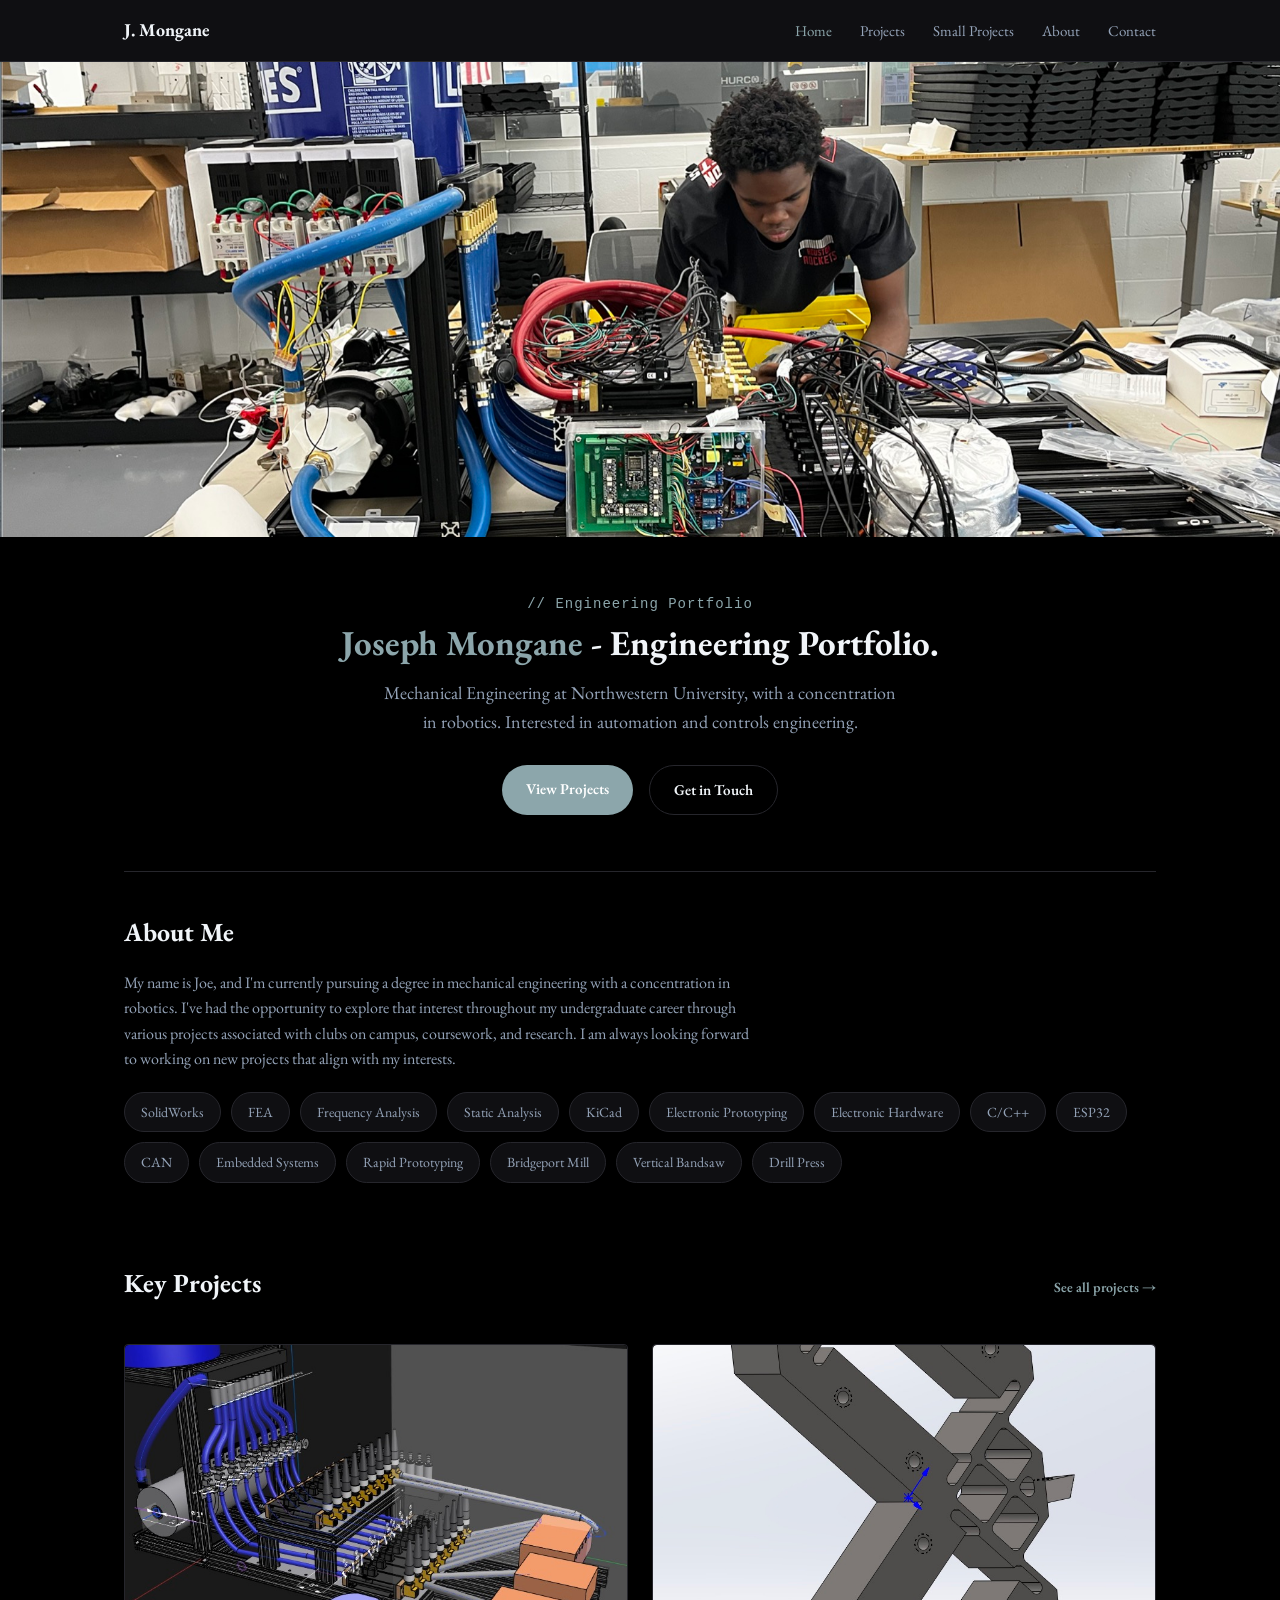
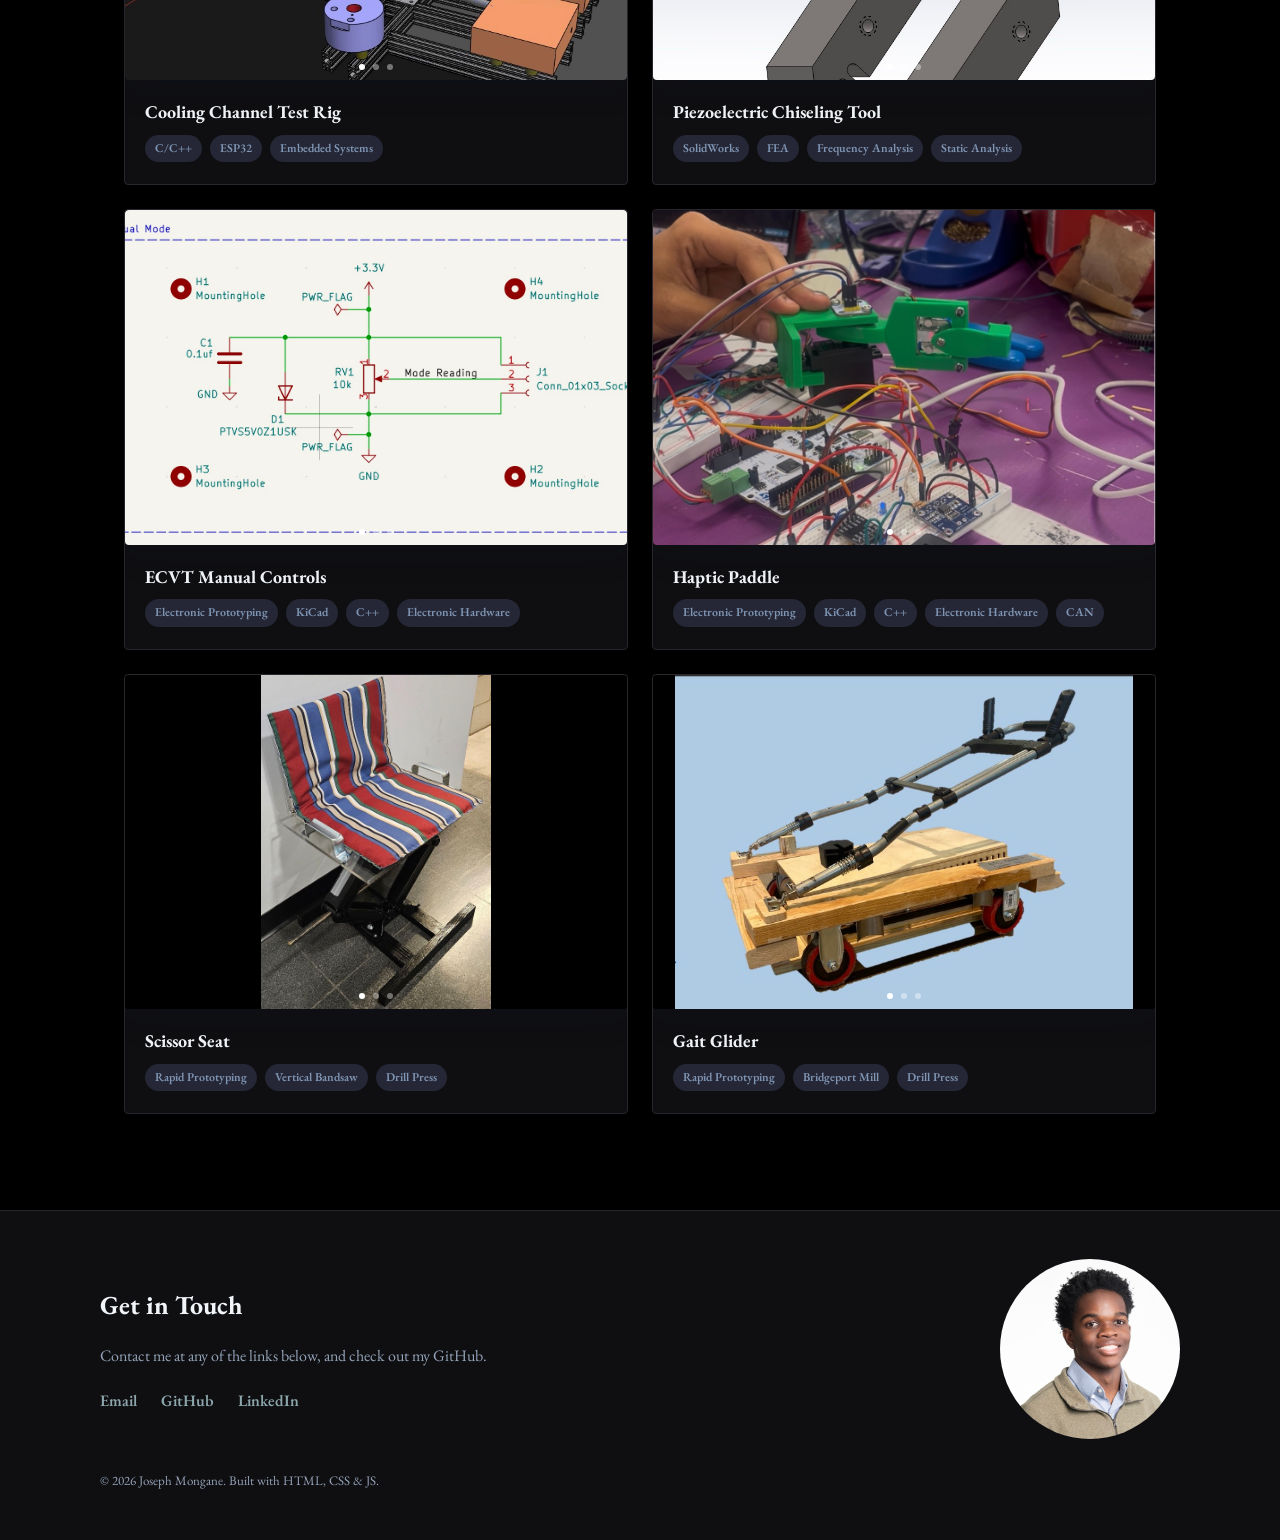
<file: index.html>
<!DOCTYPE html>
<html lang="en">
<head>
    <meta charset="UTF-8"/>
    <meta name="viewport" content="width=device-width, initial-scale=1.0"/>
    <title>Joseph Mongane — Engineering Portfolio</title>
    <link rel="preconnect" href="https://fonts.googleapis.com"/>
    <link rel="preconnect" href="https://fonts.gstatic.com" crossorigin/>
    <link href="https://fonts.googleapis.com/css2?family=EB+Garamond:ital,wght@0,400..800;1,400..800&display=swap" rel="stylesheet"/>
    <link rel="stylesheet" href="app.css"/>
</head>
<body>

    <header class="site-header">
        <nav class="navbar">
            <a href="index.html" class="brand">J. Mongane</a>
            <button class="nav-toggle" id="navToggle" aria-label="Toggle navigation" aria-expanded="false">
                <span></span><span></span><span></span>
            </button>
            <ul class="nav-links" id="navLinks">
                <li><a href="index.html" class="active">Home</a></li>
                <li><a href="projects.html">Projects</a></li>
                <li><a href="small-projects.html">Small Projects</a></li>
                <li><a href="index.html#about">About</a></li>
                <li><a href="index.html#contact">Contact</a></li>
            </ul>
        </nav>
    </header>

    <!-- Banner -->
    <div class="hero-banner">
        <img src="images/banner.jpg" alt="Joseph Mongane engineering portfolio banner" />
    </div>

    <main>
        <!-- Cover / Hero Section -->
        <section class="hero">
            <div class="hero-text">
                <p class="eyebrow">// Engineering Portfolio</p>
                <h1><span class="accent">Joseph Mongane</span> - Engineering Portfolio.</h1>
                <p class="hero-subtitle">
                    Mechanical Engineering at Northwestern University, with a concentration in robotics.
                    Interested in automation and controls engineering.
                </p>
                <div class="hero-actions">
                    <a href="projects.html" class="btn btn-primary">View Projects</a>
                    <a href="index.html#contact" class="btn btn-secondary">Get in Touch</a>
                </div>
            </div>
        </section>

        <!-- About Section -->
        <section class="about" id="about">
            <h2 class="section-heading">About Me</h2>
            <p class="section-text">
                My name is Joe, and I'm currently pursuing a degree in mechanical engineering with a concentration in
                robotics. I've had the opportunity to explore that interest throughout my undergraduate career through
                various projects associated with clubs on campus, coursework, and research. I am always looking forward
                to working on new projects that align with my interests.
            </p>
            <ul class="skills-list">
                <li>SolidWorks</li>
                <li>FEA</li>
                <li>Frequency Analysis</li>
                <li>Static Analysis</li>
                <li>KiCad</li>
                <li>Electronic Prototyping</li>
                <li>Electronic Hardware</li>
                <li>C/C++</li>
                <li>ESP32</li>
                <li>CAN</li>
                <li>Embedded Systems</li>
                <li>Rapid Prototyping</li>
                <li>Bridgeport Mill</li>
                <li>Vertical Bandsaw</li>
                <li>Drill Press</li>
            </ul>
        </section>

        <!-- Featured Projects Preview -->
        <section class="featured-projects">
            <div class="section-heading-row">
                <h2 class="section-heading">Key Projects</h2>
                <a href="projects.html" class="link-arrow">See all projects →</a>
            </div>
            <div class="project-grid project-grid-featured">
                <a class="project-card" href="project-1.html">
                    <div class="carousel carousel-mini" data-carousel data-autoplay="3000">
                        <div class="carousel-track">
                            <div class="carousel-slide"><img src="images/project1-1.jpg" alt="Cooling Channel Test Rig image 1"/></div>
                            <div class="carousel-slide"><img src="images/project1-2.jpg" alt="Cooling Channel Test Rig image 2"/></div>
                            <div class="carousel-slide"><img src="images/project1-3.jpg" alt="Cooling Channel Test Rig image 3"/></div>
                        </div>
                        <div class="carousel-dots"></div>
                    </div>
                    <div class="project-card-body">
                        <h3>Cooling Channel Test Rig</h3>
                        <div class="tag-row">
                            <span class="tag">C/C++</span>
                            <span class="tag">ESP32</span>
                            <span class="tag">Embedded Systems</span>
                        </div>
                    </div>
                </a>
                <a class="project-card" href="project-2.html">
                    <div class="carousel carousel-mini" data-carousel data-autoplay="3400">
                        <div class="carousel-track">
                            <div class="carousel-slide"><img src="images/project2-1.jpg" alt="Piezoelectric Chiseling Tool image 1"/></div>
                            <div class="carousel-slide"><img src="images/project2-2.jpg" alt="Piezoelectric Chiseling Tool image 2"/></div>
                            <div class="carousel-slide"><img src="images/project2-3.jpg" alt="Piezoelectric Chiseling Tool image 3"/></div>
                        </div>
                        <div class="carousel-dots"></div>
                    </div>
                    <div class="project-card-body">
                        <h3>Piezoelectric Chiseling Tool</h3>
                        <div class="tag-row">
                            <span class="tag">SolidWorks</span>
                            <span class="tag">FEA</span>
                            <span class="tag">Frequency Analysis</span>
                            <span class="tag">Static Analysis</span>
                        </div>
                    </div>
                </a>
                <a class="project-card" href="project-3.html">
                    <div class="carousel carousel-mini" data-carousel data-autoplay="3800">
                        <div class="carousel-track">
                            <div class="carousel-slide"><img src="images/project3-1.jpg" alt="ECVT Manual Controls image 1"/></div>
                            <div class="carousel-slide"><img src="images/project3-2.jpg" alt="ECVT Manual Controls image 2"/></div>
                            <div class="carousel-slide"><img src="images/project3-3.jpg" alt="ECVT Manual Controls image 3"/></div>
                        </div>
                        <div class="carousel-dots"></div>
                    </div>
                    <div class="project-card-body">
                        <h3>ECVT Manual Controls</h3>
                        <div class="tag-row">
                            <span class="tag">Electronic Prototyping</span>
                            <span class="tag">KiCad</span>
                            <span class="tag">C++</span>
                            <span class="tag">Electronic Hardware</span>
                        </div>
                    </div>
                </a>
                <a class="project-card" href="project-4.html">
                    <div class="carousel carousel-mini" data-carousel data-autoplay="3200">
                        <div class="carousel-track">
                            <div class="carousel-slide"><img src="images/project4-3.jpg" alt="Haptic Paddle image 3"/></div>
                            <div class="carousel-slide"><img src="images/project4-1.jpg" alt="Haptic Paddle image 1"/></div>
                            <div class="carousel-slide"><img src="images/project4-2.jpg" alt="Haptic Paddle image 2"/></div>
                        </div>
                        <div class="carousel-dots"></div>
                    </div>
                    <div class="project-card-body">
                        <h3>Haptic Paddle</h3>
                        <div class="tag-row">
                            <span class="tag">Electronic Prototyping</span>
                            <span class="tag">KiCad</span>
                            <span class="tag">C++</span>
                            <span class="tag">Electronic Hardware</span>
                            <span class="tag">CAN</span>
                        </div>
                    </div>
                </a>
                <a class="project-card project-card-fit" href="project-5.html">
                    <div class="carousel carousel-mini" data-carousel data-autoplay="3600">
                        <div class="carousel-track">
                            <div class="carousel-slide"><img src="images/project5-1.jpg" alt="Scissor Seat image 1"/></div>
                            <div class="carousel-slide"><img src="images/project5-2.jpg" alt="Scissor Seat image 2"/></div>
                            <div class="carousel-slide"><img src="images/project5-3.jpg" alt="Scissor Seat image 3"/></div>
                        </div>
                        <div class="carousel-dots"></div>
                    </div>
                    <div class="project-card-body">
                        <h3>Scissor Seat</h3>
                        <div class="tag-row">
                            <span class="tag">Rapid Prototyping</span>
                            <span class="tag">Vertical Bandsaw</span>
                            <span class="tag">Drill Press</span>
                        </div>
                    </div>
                </a>
                <a class="project-card project-card-fit" href="project-6.html">
                    <div class="carousel carousel-mini" data-carousel data-autoplay="4000">
                        <div class="carousel-track">
                            <div class="carousel-slide"><img src="images/project6-1.jpg" alt="Gait Glider image 1"/></div>
                            <div class="carousel-slide"><img src="images/project6-2.jpg" alt="Gait Glider image 2"/></div>
                            <div class="carousel-slide"><img src="images/project6-3.jpg" alt="Gait Glider image 3"/></div>
                        </div>
                        <div class="carousel-dots"></div>
                    </div>
                    <div class="project-card-body">
                        <h3>Gait Glider</h3>
                        <div class="tag-row">
                            <span class="tag">Rapid Prototyping</span>
                            <span class="tag">Bridgeport Mill</span>
                            <span class="tag">Drill Press</span>
                        </div>
                    </div>
                </a>
            </div>
        </section>
    </main>

    <footer class="site-footer" id="contact">
        <div class="footer-inner">
            <div class="footer-text">
                <h2 class="section-heading">Get in Touch</h2>
                <p class="section-text">
                    Contact me at any of the links below, and check out my GitHub.
                </p>
                <ul class="contact-links">
                    <li><a href="mailto:josephmongane2028@u.northwestern.edu">Email</a></li>
                    <li><a href="https://github.com/josephmongane" target="_blank" rel="noopener">GitHub</a></li>
                    <li><a href="https://www.linkedin.com/in/joseph-mongane/" target="_blank" rel="noopener">LinkedIn</a></li>
                </ul>
            </div>
            <div class="footer-photo">
                <img src="images/profile.jpg" alt="Placeholder profile photo" />
            </div>
        </div>
        <p class="fine-print">&copy; 2026 Joseph Mongane. Built with HTML, CSS &amp; JS.</p>
    </footer>

    <script src="app.js"></script>
</body>
</html>
</file>
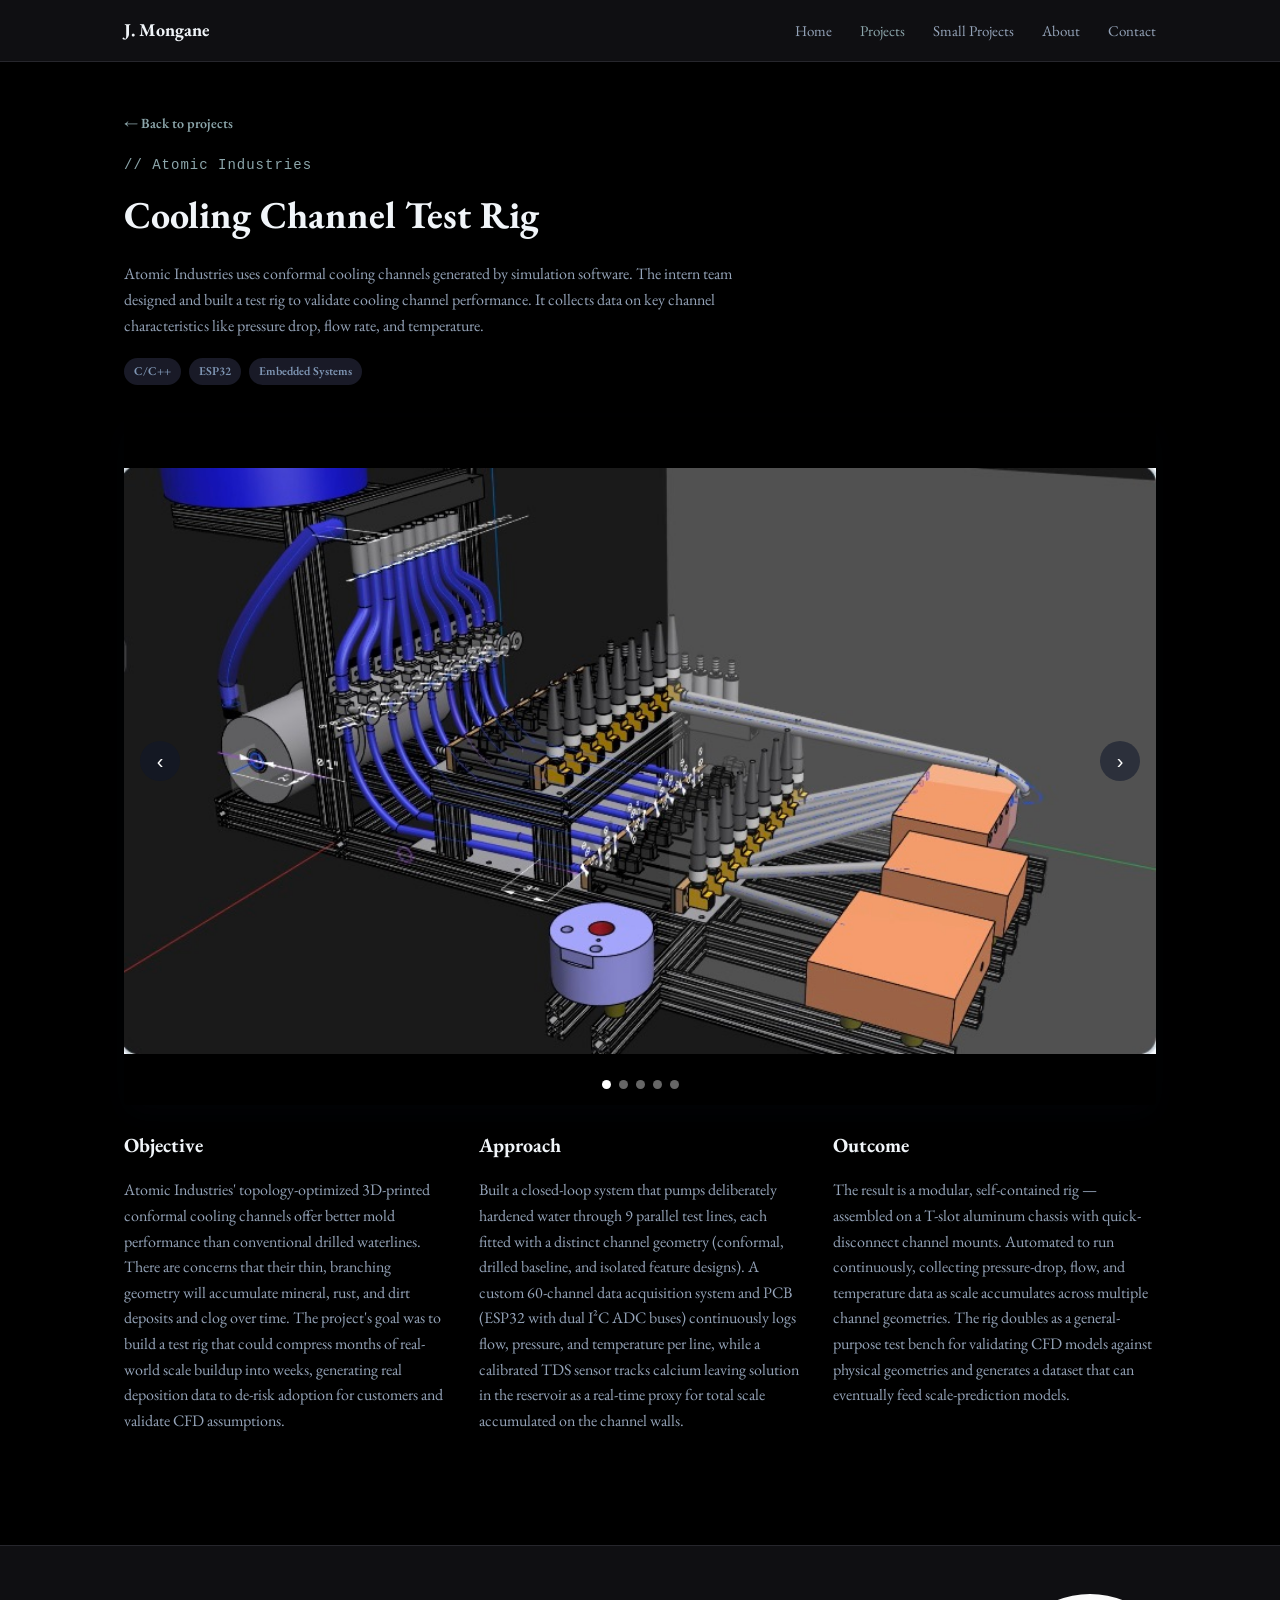
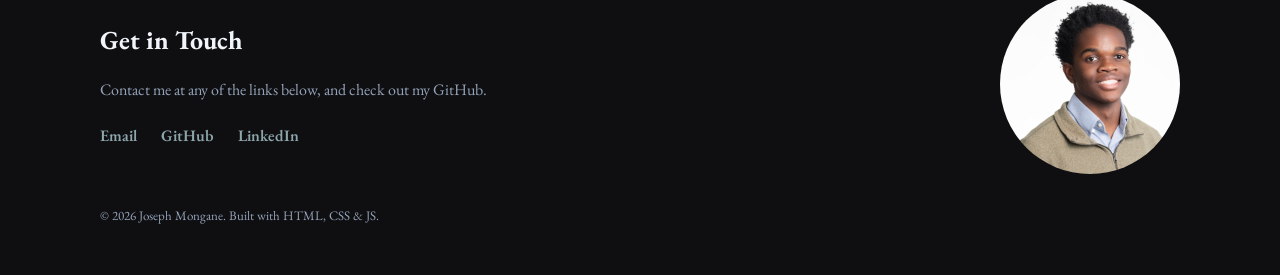
<file: project-1.html>
<!DOCTYPE html>
<html lang="en">
<head>
    <meta charset="UTF-8"/>
    <meta name="viewport" content="width=device-width, initial-scale=1.0"/>
    <title>Cooling Channel Test Rig — Joseph Mongane</title>
    <link rel="preconnect" href="https://fonts.googleapis.com"/>
    <link rel="preconnect" href="https://fonts.gstatic.com" crossorigin/>
    <link href="https://fonts.googleapis.com/css2?family=EB+Garamond:ital,wght@0,400..800;1,400..800&display=swap" rel="stylesheet"/>
    <link rel="stylesheet" href="app.css"/>
</head>
<body>

    <header class="site-header">
        <nav class="navbar">
            <a href="index.html" class="brand">J. Mongane</a>
            <button class="nav-toggle" id="navToggle" aria-label="Toggle navigation" aria-expanded="false">
                <span></span><span></span><span></span>
            </button>
            <ul class="nav-links" id="navLinks">
                <li><a href="index.html">Home</a></li>
                <li><a href="projects.html" class="active">Projects</a></li>
                <li><a href="small-projects.html">Small Projects</a></li>
                <li><a href="index.html#about">About</a></li>
                <li><a href="index.html#contact">Contact</a></li>
            </ul>
        </nav>
    </header>

    <main>
        <section class="project-header">
            <a href="projects.html" class="link-arrow back-link">← Back to projects</a>
            <p class="eyebrow">// Atomic Industries</p>
            <h1>Cooling Channel Test Rig</h1>
            <p class="section-text project-intro">
                Atomic Industries uses conformal cooling channels generated by simulation software. 
                The intern team designed and built a test rig to validate cooling channel performance.
                It collects data on key channel characteristics like pressure drop, flow rate, and temperature.
            </p>
            <div class="tag-row">
                <span class="tag">C/C++</span>
                <span class="tag">ESP32</span>
                <span class="tag">Embedded Systems</span>
            </div>
        </section>

        <section class="carousel-section">
            <div class="carousel" data-carousel>
                <div class="carousel-track">
                    <div class="carousel-slide"><img src="images/project1-1.jpg" alt="Cooling Channel Test Rig image 1"/></div>
                    <div class="carousel-slide"><img src="images/project1-2.jpg" alt="Cooling Channel Test Rig image 2"/></div>
                    <div class="carousel-slide"><img src="images/project1-3.jpg" alt="Cooling Channel Test Rig image 3"/></div>
                    <div class="carousel-slide"><img src="images/project1-4.jpg" alt="Cooling Channel Test Rig image 4"/></div>
                    <div class="carousel-slide"><img src="images/project1-5.jpg" alt="Cooling Channel Test Rig image 5"/></div>
                </div>
                <button class="carousel-btn prev" type="button" aria-label="Previous image">&#8249;</button>
                <button class="carousel-btn next" type="button" aria-label="Next image">&#8250;</button>
                <div class="carousel-dots"></div>
            </div>
        </section>

        <section class="project-details">
            <div class="detail-block">
                <h2 class="section-heading">Objective</h2>
                <p class="section-text">
                    Atomic Industries' topology-optimized 3D-printed conformal cooling channels offer better mold performance than conventional drilled waterlines.
                    There are concerns that their thin, branching geometry will accumulate mineral, rust, and dirt deposits and clog over time.
                    The project's goal was to build a test rig that could compress months of real-world scale buildup into weeks, generating real deposition data to de-risk adoption for customers and validate CFD assumptions.
                </p>
            </div>
            <div class="detail-block">
                <h2 class="section-heading">Approach</h2>
                <p class="section-text">
                    Built a closed-loop system that pumps deliberately hardened water through 9 parallel test lines, each fitted with a distinct channel geometry (conformal, drilled baseline, and isolated feature designs).
                    A custom 60-channel data acquisition system and PCB (ESP32 with dual I²C ADC buses) continuously logs flow, pressure, and temperature per line, 
                    while a calibrated TDS sensor tracks calcium leaving solution in the reservoir as a real-time proxy for total scale accumulated on the channel walls.
                </p>
            </div>
            <div class="detail-block">
                <h2 class="section-heading">Outcome</h2>
                <p class="section-text">
                    The result is a modular, self-contained rig — assembled on a T-slot aluminum chassis with quick-disconnect channel mounts.
                    Automated to run continuously, collecting pressure-drop, flow, and temperature data as scale accumulates across multiple channel geometries.
                    The rig doubles as a general-purpose test bench for validating CFD models against physical geometries and generates a dataset that can eventually feed scale-prediction models.
                </p>
            </div>
        </section>
    </main>

    <footer class="site-footer" id="contact">
        <div class="footer-inner">
            <div class="footer-text">
                <h2 class="section-heading">Get in Touch</h2>
                <p class="section-text">
                    Contact me at any of the links below, and check out my GitHub.
                </p>
                <ul class="contact-links">
                    <li><a href="mailto:josephmongane2028@u.northwestern.edu">Email</a></li>
                    <li><a href="https://github.com/josephmongane" target="_blank" rel="noopener">GitHub</a></li>
                    <li><a href="https://www.linkedin.com/in/joseph-mongane/" target="_blank" rel="noopener">LinkedIn</a></li>
                </ul>
            </div>
            <div class="footer-photo">
                <img src="images/profile.jpg" alt="Placeholder profile photo" />
            </div>
        </div>
        <p class="fine-print">&copy; 2026 Joseph Mongane. Built with HTML, CSS &amp; JS.</p>
    </footer>

    <script src="app.js"></script>
</body>
</html>
</file>
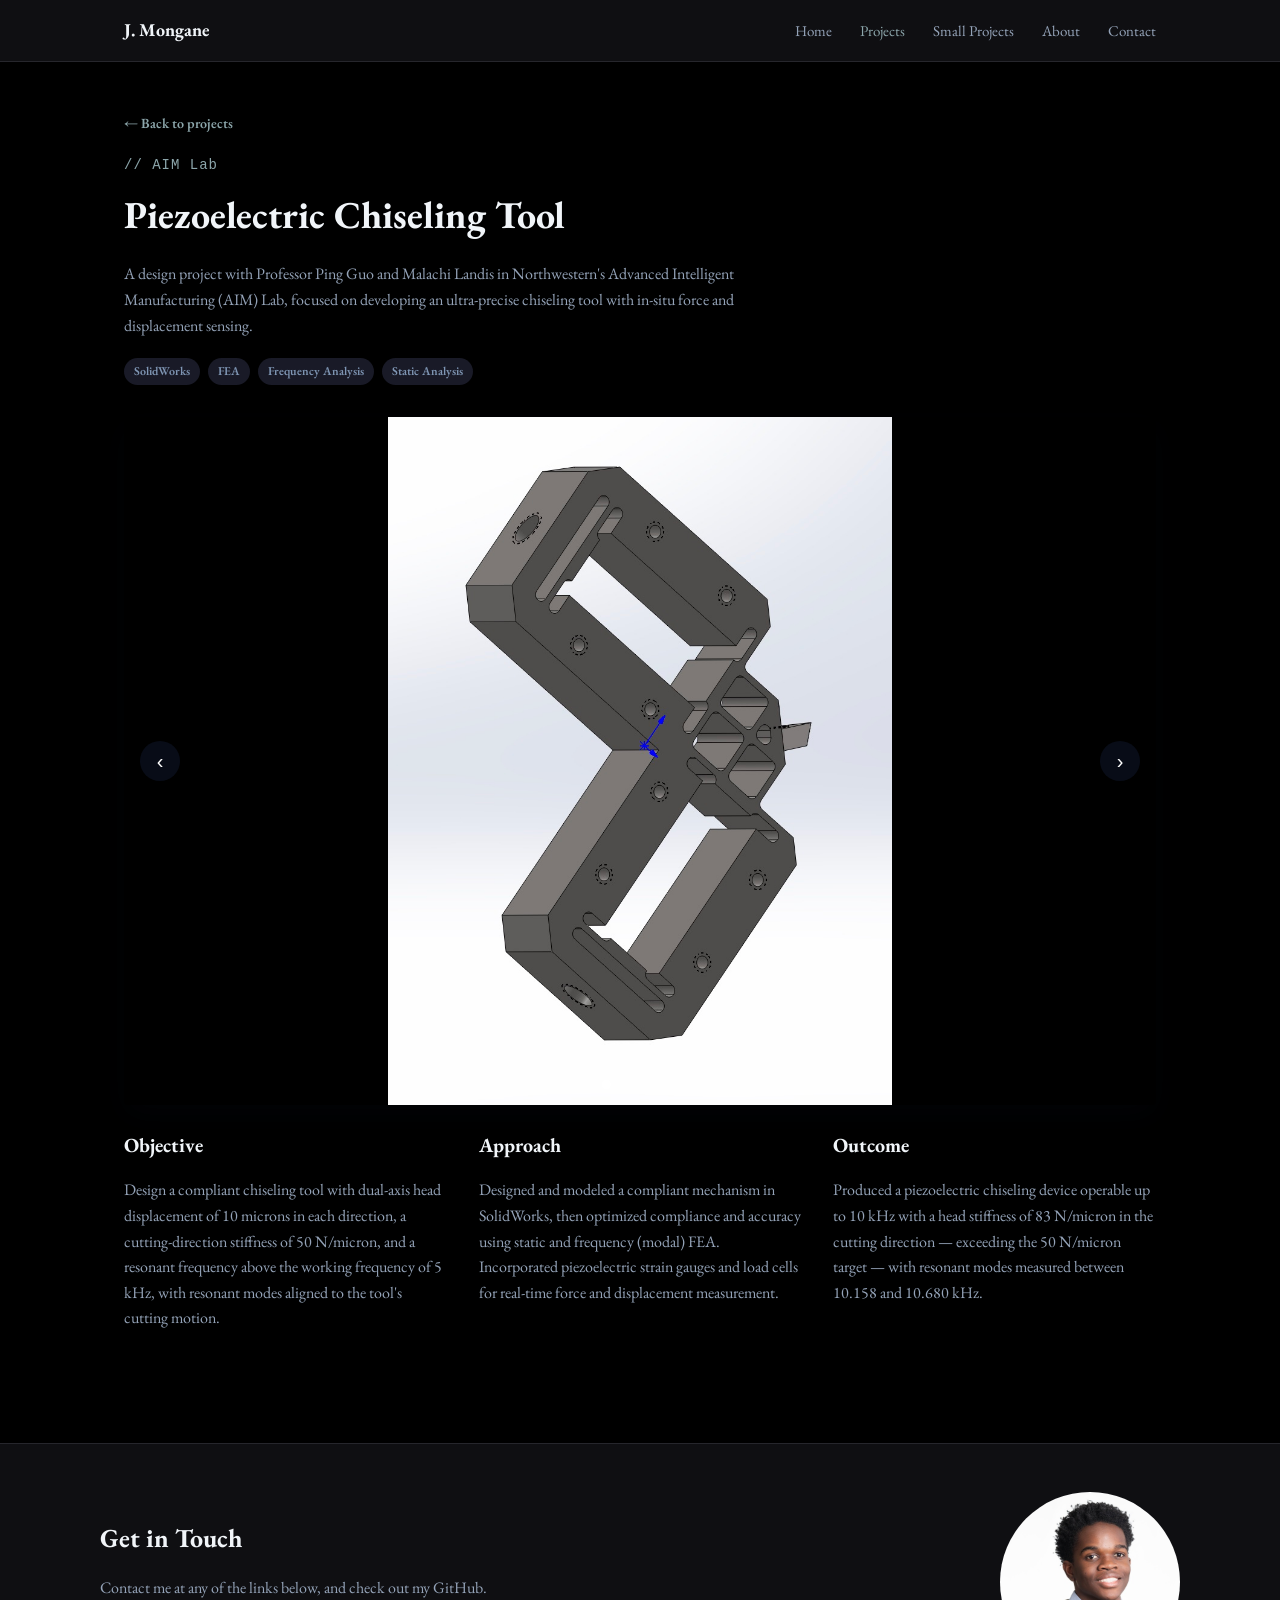
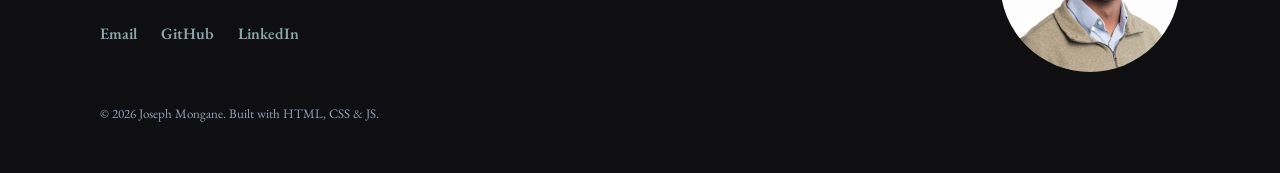
<file: project-2.html>
<!DOCTYPE html>
<html lang="en">
<head>
    <meta charset="UTF-8"/>
    <meta name="viewport" content="width=device-width, initial-scale=1.0"/>
    <title>Piezoelectric Chiseling Tool — Joseph Mongane</title>
    <link rel="preconnect" href="https://fonts.googleapis.com"/>
    <link rel="preconnect" href="https://fonts.gstatic.com" crossorigin/>
    <link href="https://fonts.googleapis.com/css2?family=EB+Garamond:ital,wght@0,400..800;1,400..800&display=swap" rel="stylesheet"/>
    <link rel="stylesheet" href="app.css"/>
</head>
<body>

    <header class="site-header">
        <nav class="navbar">
            <a href="index.html" class="brand">J. Mongane</a>
            <button class="nav-toggle" id="navToggle" aria-label="Toggle navigation" aria-expanded="false">
                <span></span><span></span><span></span>
            </button>
            <ul class="nav-links" id="navLinks">
                <li><a href="index.html">Home</a></li>
                <li><a href="projects.html" class="active">Projects</a></li>
                <li><a href="small-projects.html">Small Projects</a></li>
                <li><a href="index.html#about">About</a></li>
                <li><a href="index.html#contact">Contact</a></li>
            </ul>
        </nav>
    </header>

    <main>
        <section class="project-header">
            <a href="projects.html" class="link-arrow back-link">← Back to projects</a>
            <p class="eyebrow">// AIM Lab</p>
            <h1>Piezoelectric Chiseling Tool</h1>
            <p class="section-text project-intro">
                A design project with Professor Ping Guo and Malachi Landis in Northwestern's Advanced Intelligent
                Manufacturing (AIM) Lab, focused on developing an ultra-precise chiseling tool with in-situ force
                and displacement sensing.
            </p>
            <div class="tag-row">
                <span class="tag">SolidWorks</span>
                <span class="tag">FEA</span>
                <span class="tag">Frequency Analysis</span>
                <span class="tag">Static Analysis</span>
            </div>
        </section>

        <section class="carousel-section">
            <div class="carousel" data-carousel>
                <div class="carousel-track">
                    <div class="carousel-slide"><img src="images/project2-1.jpg" alt="Piezoelectric Chiseling Tool image 1"/></div>
                    <div class="carousel-slide"><img src="images/project2-2.jpg" alt="Piezoelectric Chiseling Tool image 2"/></div>
                    <div class="carousel-slide"><img src="images/project2-3.jpg" alt="Piezoelectric Chiseling Tool image 3"/></div>
                    <div class="carousel-slide"><img src="images/project2-4.jpg" alt="Piezoelectric Chiseling Tool image 4"/></div>
                    <div class="carousel-slide"><img src="images/project2-5.jpg" alt="Piezoelectric Chiseling Tool image 5"/></div>
                </div>
                <button class="carousel-btn prev" type="button" aria-label="Previous image">&#8249;</button>
                <button class="carousel-btn next" type="button" aria-label="Next image">&#8250;</button>
                <div class="carousel-dots"></div>
            </div>
        </section>

        <section class="project-details">
            <div class="detail-block">
                <h2 class="section-heading">Objective</h2>
                <p class="section-text">
                    Design a compliant chiseling tool with dual-axis head displacement of 10 microns in each direction,
                    a cutting-direction stiffness of 50 N/micron, and a resonant frequency above the working frequency
                    of 5 kHz, with resonant modes aligned to the tool's cutting motion.
                </p>
            </div>
            <div class="detail-block">
                <h2 class="section-heading">Approach</h2>
                <p class="section-text">
                    Designed and modeled a compliant mechanism in SolidWorks, then optimized compliance and accuracy
                    using static and frequency (modal) FEA. Incorporated piezoelectric strain gauges and load cells for
                    real-time force and displacement measurement.
                </p>
            </div>
            <div class="detail-block">
                <h2 class="section-heading">Outcome</h2>
                <p class="section-text">
                    Produced a piezoelectric chiseling device operable up to 10 kHz with a head stiffness of 83 N/micron
                    in the cutting direction — exceeding the 50 N/micron target — with resonant modes measured between
                    10.158 and 10.680 kHz.
                </p>
            </div>
        </section>
    </main>

    <footer class="site-footer" id="contact">
        <div class="footer-inner">
            <div class="footer-text">
                <h2 class="section-heading">Get in Touch</h2>
                <p class="section-text">
                    Contact me at any of the links below, and check out my GitHub.
                </p>
                <ul class="contact-links">
                    <li><a href="mailto:josephmongane2028@u.northwestern.edu">Email</a></li>
                    <li><a href="https://github.com/josephmongane" target="_blank" rel="noopener">GitHub</a></li>
                    <li><a href="https://www.linkedin.com/in/joseph-mongane/" target="_blank" rel="noopener">LinkedIn</a></li>
                </ul>
            </div>
            <div class="footer-photo">
                <img src="images/profile.jpg" alt="Placeholder profile photo" />
            </div>
        </div>
        <p class="fine-print">&copy; 2026 Joseph Mongane. Built with HTML, CSS &amp; JS.</p>
    </footer>

    <script src="app.js"></script>
</body>
</html>
</file>
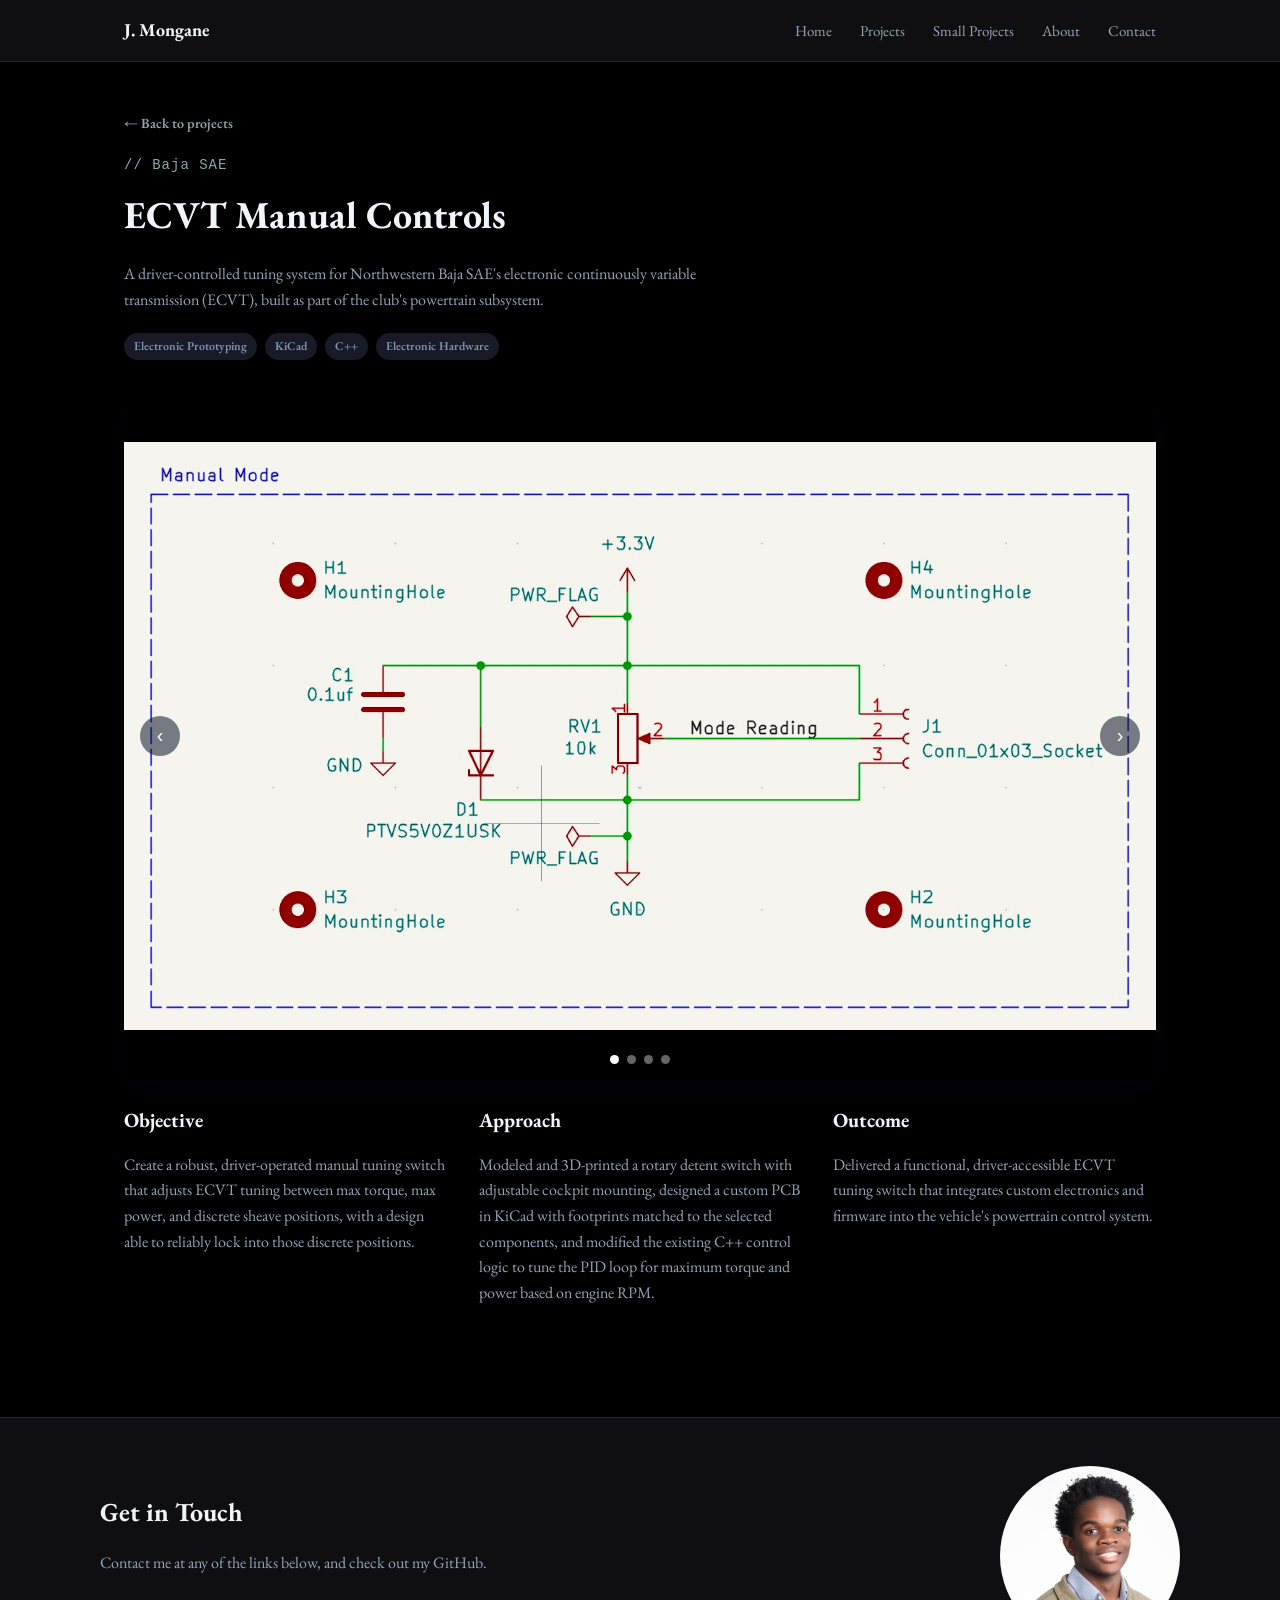
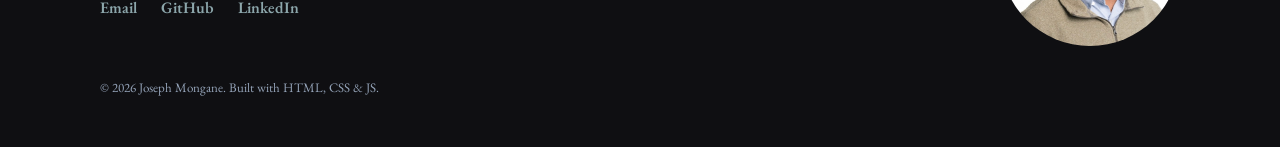
<file: project-3.html>
<!DOCTYPE html>
<html lang="en">
<head>
    <meta charset="UTF-8"/>
    <meta name="viewport" content="width=device-width, initial-scale=1.0"/>
    <title>ECVT Manual Controls — Joseph Mongane</title>
    <link rel="preconnect" href="https://fonts.googleapis.com"/>
    <link rel="preconnect" href="https://fonts.gstatic.com" crossorigin/>
    <link href="https://fonts.googleapis.com/css2?family=EB+Garamond:ital,wght@0,400..800;1,400..800&display=swap" rel="stylesheet"/>
    <link rel="stylesheet" href="app.css"/>
</head>
<body>

    <header class="site-header">
        <nav class="navbar">
            <a href="index.html" class="brand">J. Mongane</a>
            <button class="nav-toggle" id="navToggle" aria-label="Toggle navigation" aria-expanded="false">
                <span></span><span></span><span></span>
            </button>
            <ul class="nav-links" id="navLinks">
                <li><a href="index.html">Home</a></li>
                <li><a href="projects.html" class="active">Projects</a></li>
                <li><a href="small-projects.html">Small Projects</a></li>
                <li><a href="index.html#about">About</a></li>
                <li><a href="index.html#contact">Contact</a></li>
            </ul>
        </nav>
    </header>

    <main>
        <section class="project-header">
            <a href="projects.html" class="link-arrow back-link">← Back to projects</a>
            <p class="eyebrow">// Baja SAE</p>
            <h1>ECVT Manual Controls</h1>
            <p class="section-text project-intro">
                A driver-controlled tuning system for Northwestern Baja SAE's electronic continuously variable
                transmission (ECVT), built as part of the club's powertrain subsystem.
            </p>
            <div class="tag-row">
                <span class="tag">Electronic Prototyping</span>
                <span class="tag">KiCad</span>
                <span class="tag">C++</span>
                <span class="tag">Electronic Hardware</span>
            </div>
        </section>

        <section class="carousel-section">
            <div class="carousel" data-carousel>
                <div class="carousel-track">
                    <div class="carousel-slide"><img src="images/project3-1.jpg" alt="ECVT Manual Controls image 1"/></div>
                    <div class="carousel-slide"><img src="images/project3-2.jpg" alt="ECVT Manual Controls image 2"/></div>
                    <div class="carousel-slide"><img src="images/project3-3.jpg" alt="ECVT Manual Controls image 3"/></div>
                    <div class="carousel-slide"><img src="images/project3-4.jpg" alt="ECVT Manual Controls image 4"/></div>
                </div>
                <button class="carousel-btn prev" type="button" aria-label="Previous image">&#8249;</button>
                <button class="carousel-btn next" type="button" aria-label="Next image">&#8250;</button>
                <div class="carousel-dots"></div>
            </div>
        </section>

        <section class="project-details">
            <div class="detail-block">
                <h2 class="section-heading">Objective</h2>
                <p class="section-text">
                    Create a robust, driver-operated manual tuning switch that adjusts ECVT tuning between max torque,
                    max power, and discrete sheave positions, with a design able to reliably lock into those discrete
                    positions.
                </p>
            </div>
            <div class="detail-block">
                <h2 class="section-heading">Approach</h2>
                <p class="section-text">
                    Modeled and 3D-printed a rotary detent switch with adjustable cockpit mounting, designed a custom
                    PCB in KiCad with footprints matched to the selected components, and modified the existing C++
                    control logic to tune the PID loop for maximum torque and power based on engine RPM.
                </p>
            </div>
            <div class="detail-block">
                <h2 class="section-heading">Outcome</h2>
                <p class="section-text">
                    Delivered a functional, driver-accessible ECVT tuning switch that integrates custom electronics and
                    firmware into the vehicle's powertrain control system.
                </p>
            </div>
        </section>
    </main>

    <footer class="site-footer" id="contact">
        <div class="footer-inner">
            <div class="footer-text">
                <h2 class="section-heading">Get in Touch</h2>
                <p class="section-text">
                    Contact me at any of the links below, and check out my GitHub.
                </p>
                <ul class="contact-links">
                    <li><a href="mailto:josephmongane2028@u.northwestern.edu">Email</a></li>
                    <li><a href="https://github.com/josephmongane" target="_blank" rel="noopener">GitHub</a></li>
                    <li><a href="https://www.linkedin.com/in/joseph-mongane/" target="_blank" rel="noopener">LinkedIn</a></li>
                </ul>
            </div>
            <div class="footer-photo">
                <img src="images/profile.jpg" alt="Placeholder profile photo" />
            </div>
        </div>
        <p class="fine-print">&copy; 2026 Joseph Mongane. Built with HTML, CSS &amp; JS.</p>
    </footer>

    <script src="app.js"></script>
</body>
</html>
</file>
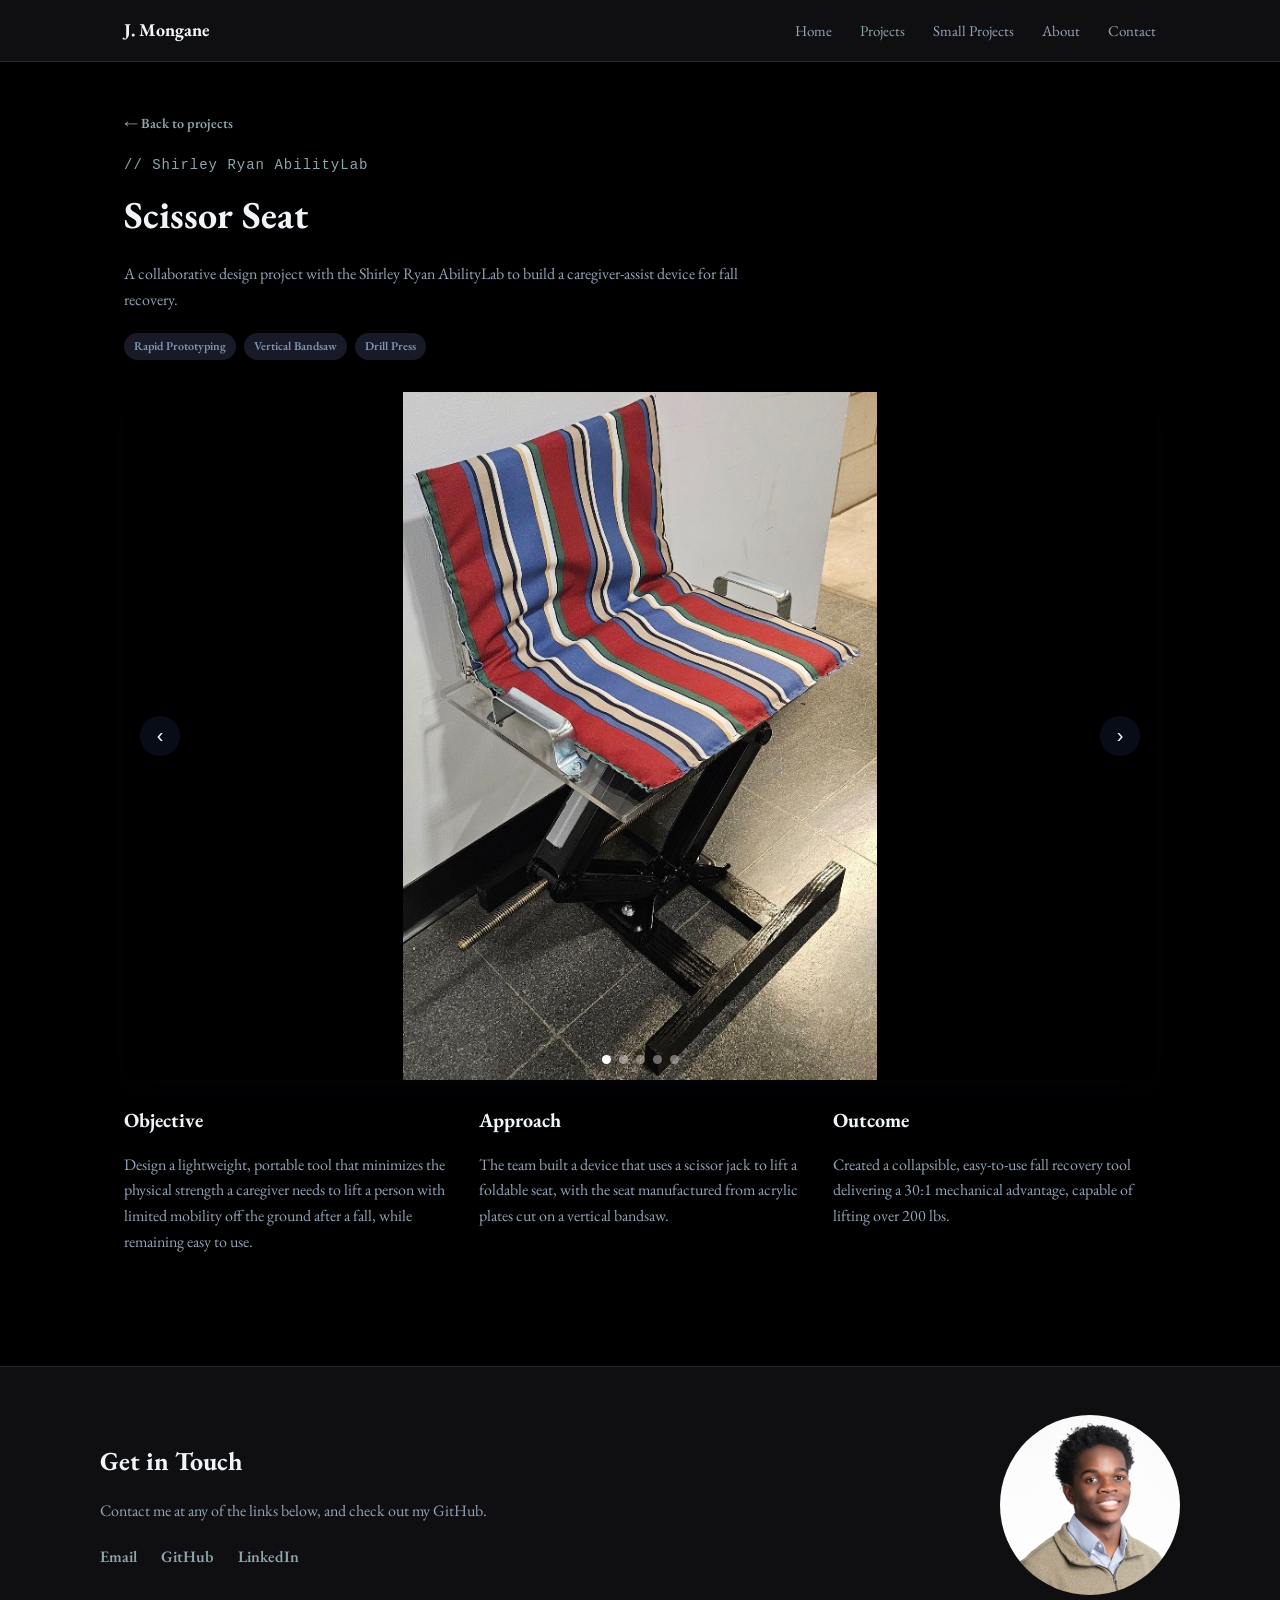
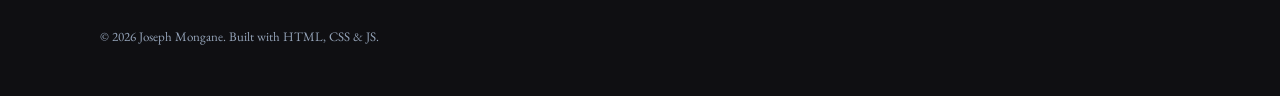
<file: project-5.html>
<!DOCTYPE html>
<html lang="en">
<head>
    <meta charset="UTF-8"/>
    <meta name="viewport" content="width=device-width, initial-scale=1.0"/>
    <title>Scissor Seat — Joseph Mongane</title>
    <link rel="preconnect" href="https://fonts.googleapis.com"/>
    <link rel="preconnect" href="https://fonts.gstatic.com" crossorigin/>
    <link href="https://fonts.googleapis.com/css2?family=EB+Garamond:ital,wght@0,400..800;1,400..800&display=swap" rel="stylesheet"/>
    <link rel="stylesheet" href="app.css"/>
</head>
<body>

    <header class="site-header">
        <nav class="navbar">
            <a href="index.html" class="brand">J. Mongane</a>
            <button class="nav-toggle" id="navToggle" aria-label="Toggle navigation" aria-expanded="false">
                <span></span><span></span><span></span>
            </button>
            <ul class="nav-links" id="navLinks">
                <li><a href="index.html">Home</a></li>
                <li><a href="projects.html" class="active">Projects</a></li>
                <li><a href="small-projects.html">Small Projects</a></li>
                <li><a href="index.html#about">About</a></li>
                <li><a href="index.html#contact">Contact</a></li>
            </ul>
        </nav>
    </header>

    <main>
        <section class="project-header">
            <a href="projects.html" class="link-arrow back-link">← Back to projects</a>
            <p class="eyebrow">// Shirley Ryan AbilityLab</p>
            <h1>Scissor Seat</h1>
            <p class="section-text project-intro">
                A collaborative design project with the Shirley Ryan AbilityLab to build a caregiver-assist device
                for fall recovery.
            </p>
            <div class="tag-row">
                <span class="tag">Rapid Prototyping</span>
                <span class="tag">Vertical Bandsaw</span>
                <span class="tag">Drill Press</span>
            </div>
        </section>

        <section class="carousel-section">
            <div class="carousel carousel-fit" data-carousel>
                <div class="carousel-track">
                    <div class="carousel-slide"><img src="images/project5-1.jpg" alt="Scissor Seat image 1"/></div>
                    <div class="carousel-slide"><img src="images/project5-2.jpg" alt="Scissor Seat image 2"/></div>
                    <div class="carousel-slide"><img src="images/project5-3.jpg" alt="Scissor Seat image 3"/></div>
                    <div class="carousel-slide"><img src="images/project5-4.jpg" alt="Scissor Seat image 4"/></div>
                    <div class="carousel-slide"><img src="images/project5-5.jpg" alt="Scissor Seat image 5"/></div>
                </div>
                <button class="carousel-btn prev" type="button" aria-label="Previous image">&#8249;</button>
                <button class="carousel-btn next" type="button" aria-label="Next image">&#8250;</button>
                <div class="carousel-dots"></div>
            </div>
        </section>

        <section class="project-details">
            <div class="detail-block">
                <h2 class="section-heading">Objective</h2>
                <p class="section-text">
                    Design a lightweight, portable tool that minimizes the physical strength a caregiver needs to lift a
                    person with limited mobility off the ground after a fall, while remaining easy to use.
                </p>
            </div>
            <div class="detail-block">
                <h2 class="section-heading">Approach</h2>
                <p class="section-text">
                    The team built a device that uses a scissor jack to lift a foldable seat, with the seat manufactured
                    from acrylic plates cut on a vertical bandsaw.
                </p>
            </div>
            <div class="detail-block">
                <h2 class="section-heading">Outcome</h2>
                <p class="section-text">
                    Created a collapsible, easy-to-use fall recovery tool delivering a 30:1 mechanical advantage,
                    capable of lifting over 200 lbs.
                </p>
            </div>
        </section>
    </main>

    <footer class="site-footer" id="contact">
        <div class="footer-inner">
            <div class="footer-text">
                <h2 class="section-heading">Get in Touch</h2>
                <p class="section-text">
                    Contact me at any of the links below, and check out my GitHub.
                </p>
                <ul class="contact-links">
                    <li><a href="mailto:josephmongane2028@u.northwestern.edu">Email</a></li>
                    <li><a href="https://github.com/josephmongane" target="_blank" rel="noopener">GitHub</a></li>
                    <li><a href="https://www.linkedin.com/in/joseph-mongane/" target="_blank" rel="noopener">LinkedIn</a></li>
                </ul>
            </div>
            <div class="footer-photo">
                <img src="images/profile.jpg" alt="Placeholder profile photo" />
            </div>
        </div>
        <p class="fine-print">&copy; 2026 Joseph Mongane. Built with HTML, CSS &amp; JS.</p>
    </footer>

    <script src="app.js"></script>
</body>
</html>
</file>
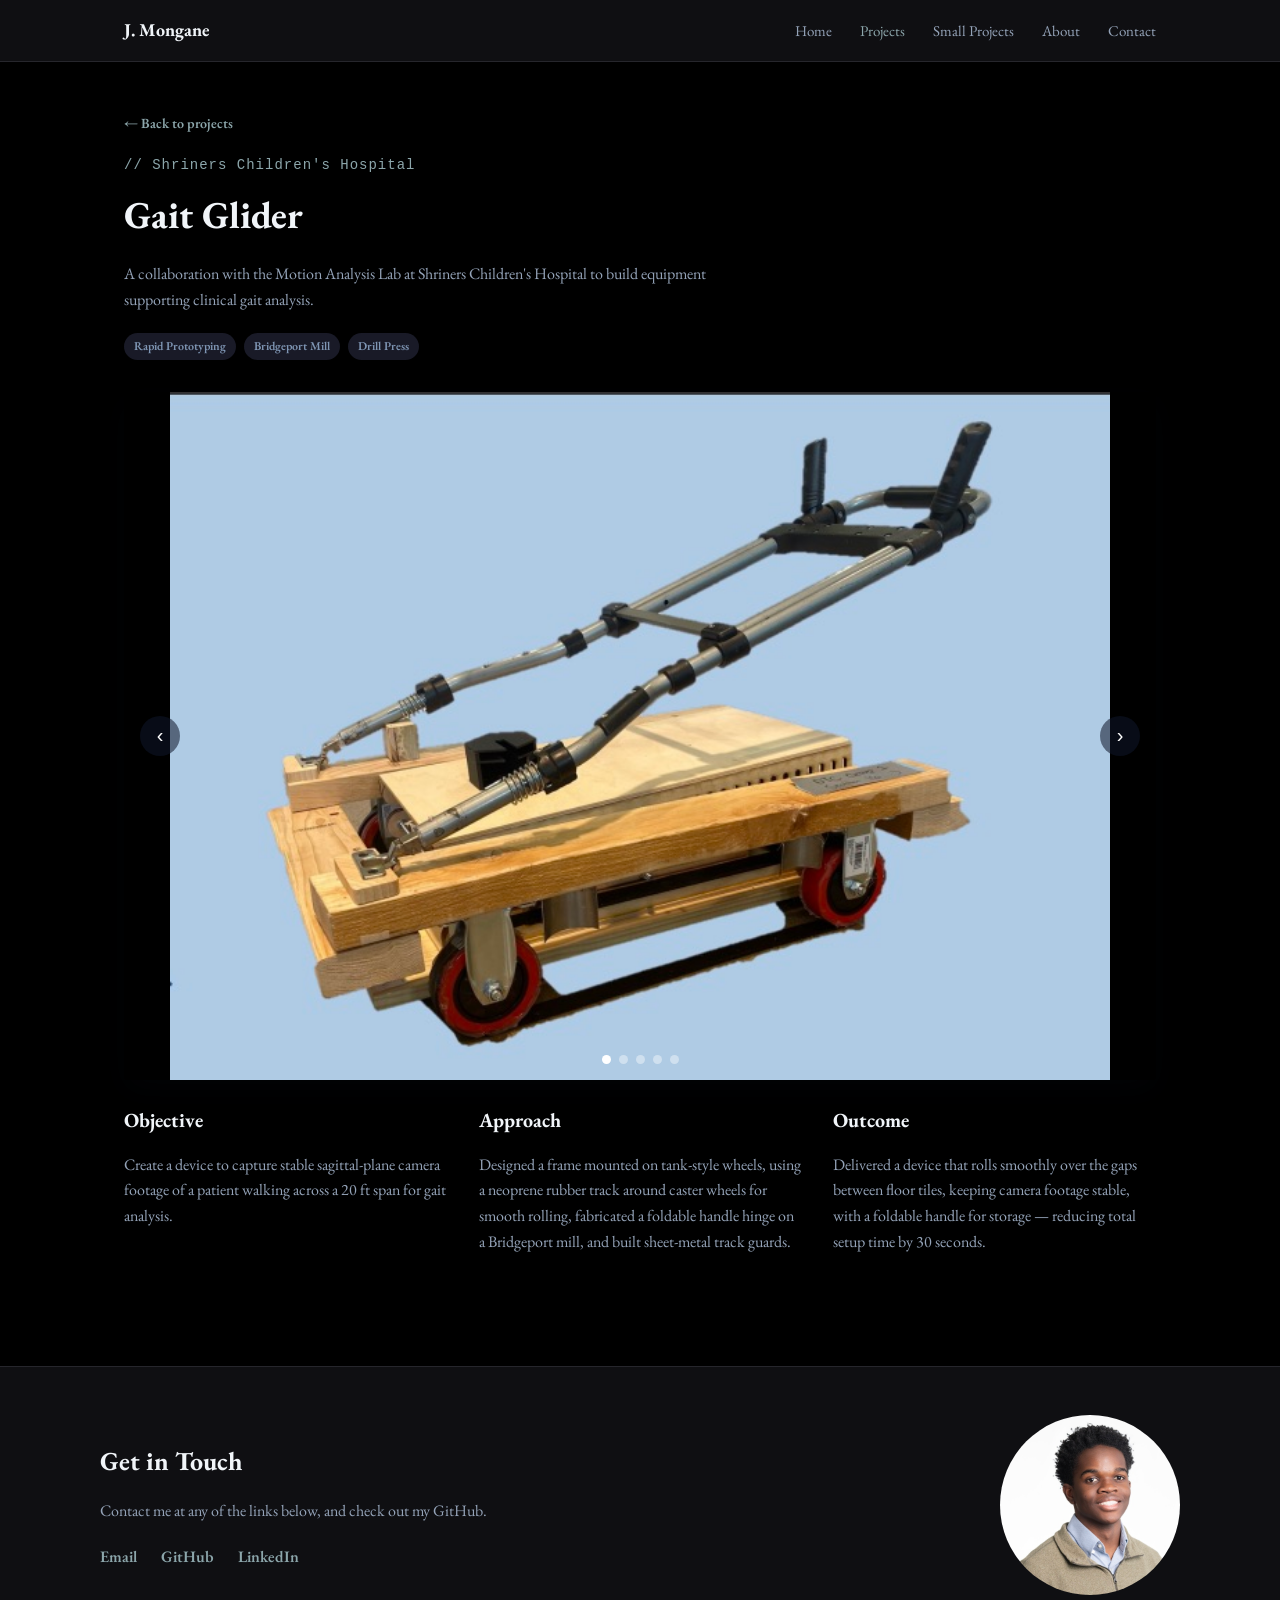
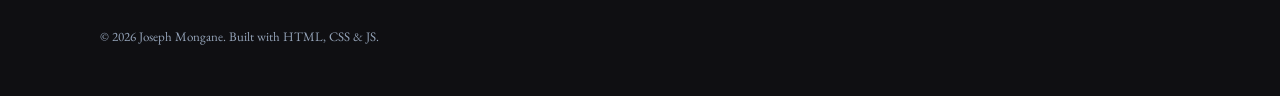
<file: project-6.html>
<!DOCTYPE html>
<html lang="en">
<head>
    <meta charset="UTF-8"/>
    <meta name="viewport" content="width=device-width, initial-scale=1.0"/>
    <title>Gait Glider — Joseph Mongane</title>
    <link rel="preconnect" href="https://fonts.googleapis.com"/>
    <link rel="preconnect" href="https://fonts.gstatic.com" crossorigin/>
    <link href="https://fonts.googleapis.com/css2?family=EB+Garamond:ital,wght@0,400..800;1,400..800&display=swap" rel="stylesheet"/>
    <link rel="stylesheet" href="app.css"/>
</head>
<body>

    <header class="site-header">
        <nav class="navbar">
            <a href="index.html" class="brand">J. Mongane</a>
            <button class="nav-toggle" id="navToggle" aria-label="Toggle navigation" aria-expanded="false">
                <span></span><span></span><span></span>
            </button>
            <ul class="nav-links" id="navLinks">
                <li><a href="index.html">Home</a></li>
                <li><a href="projects.html" class="active">Projects</a></li>
                <li><a href="small-projects.html">Small Projects</a></li>
                <li><a href="index.html#about">About</a></li>
                <li><a href="index.html#contact">Contact</a></li>
            </ul>
        </nav>
    </header>

    <main>
        <section class="project-header">
            <a href="projects.html" class="link-arrow back-link">← Back to projects</a>
            <p class="eyebrow">// Shriners Children's Hospital</p>
            <h1>Gait Glider</h1>
            <p class="section-text project-intro">
                A collaboration with the Motion Analysis Lab at Shriners Children's Hospital to build equipment
                supporting clinical gait analysis.
            </p>
            <div class="tag-row">
                <span class="tag">Rapid Prototyping</span>
                <span class="tag">Bridgeport Mill</span>
                <span class="tag">Drill Press</span>
            </div>
        </section>

        <section class="carousel-section">
            <div class="carousel carousel-fit" data-carousel>
                <div class="carousel-track">
                    <div class="carousel-slide"><img src="images/project6-1.jpg" alt="Gait Glider image 1"/></div>
                    <div class="carousel-slide"><img src="images/project6-2.jpg" alt="Gait Glider image 2"/></div>
                    <div class="carousel-slide"><img src="images/project6-3.jpg" alt="Gait Glider image 3"/></div>
                    <div class="carousel-slide"><img src="images/project6-4.jpg" alt="Gait Glider image 4"/></div>
                    <div class="carousel-slide"><img src="images/project6-5.jpg" alt="Gait Glider image 5"/></div>
                </div>
                <button class="carousel-btn prev" type="button" aria-label="Previous image">&#8249;</button>
                <button class="carousel-btn next" type="button" aria-label="Next image">&#8250;</button>
                <div class="carousel-dots"></div>
            </div>
        </section>

        <section class="project-details">
            <div class="detail-block">
                <h2 class="section-heading">Objective</h2>
                <p class="section-text">
                    Create a device to capture stable sagittal-plane camera footage of a patient walking across a 20 ft
                    span for gait analysis.
                </p>
            </div>
            <div class="detail-block">
                <h2 class="section-heading">Approach</h2>
                <p class="section-text">
                    Designed a frame mounted on tank-style wheels, using a neoprene rubber track around caster wheels
                    for smooth rolling, fabricated a foldable handle hinge on a Bridgeport mill, and built sheet-metal
                    track guards.
                </p>
            </div>
            <div class="detail-block">
                <h2 class="section-heading">Outcome</h2>
                <p class="section-text">
                    Delivered a device that rolls smoothly over the gaps between floor tiles, keeping camera footage
                    stable, with a foldable handle for storage — reducing total setup time by 30 seconds.
                </p>
            </div>
        </section>
    </main>

    <footer class="site-footer" id="contact">
        <div class="footer-inner">
            <div class="footer-text">
                <h2 class="section-heading">Get in Touch</h2>
                <p class="section-text">
                    Contact me at any of the links below, and check out my GitHub.
                </p>
                <ul class="contact-links">
                    <li><a href="mailto:josephmongane2028@u.northwestern.edu">Email</a></li>
                    <li><a href="https://github.com/josephmongane" target="_blank" rel="noopener">GitHub</a></li>
                    <li><a href="https://www.linkedin.com/in/joseph-mongane/" target="_blank" rel="noopener">LinkedIn</a></li>
                </ul>
            </div>
            <div class="footer-photo">
                <img src="images/profile.jpg" alt="Placeholder profile photo" />
            </div>
        </div>
        <p class="fine-print">&copy; 2026 Joseph Mongane. Built with HTML, CSS &amp; JS.</p>
    </footer>

    <script src="app.js"></script>
</body>
</html>
</file>
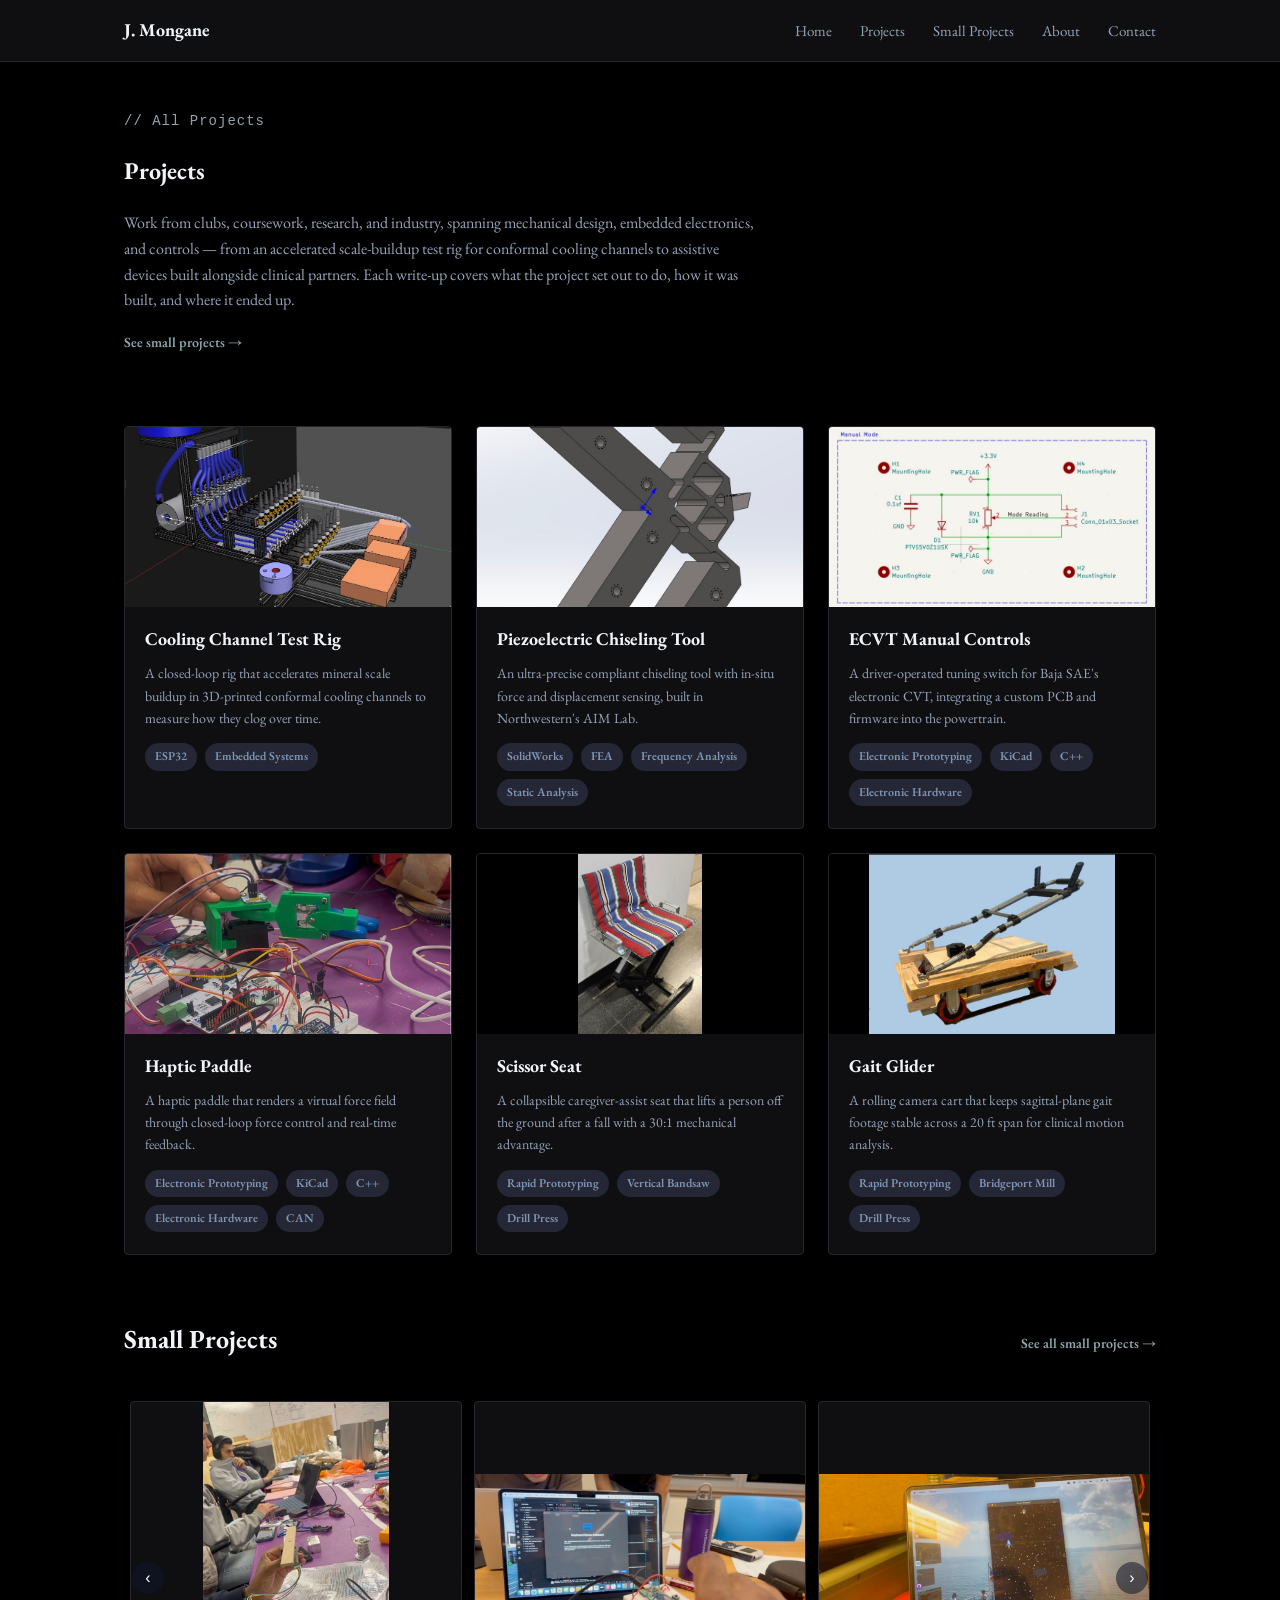
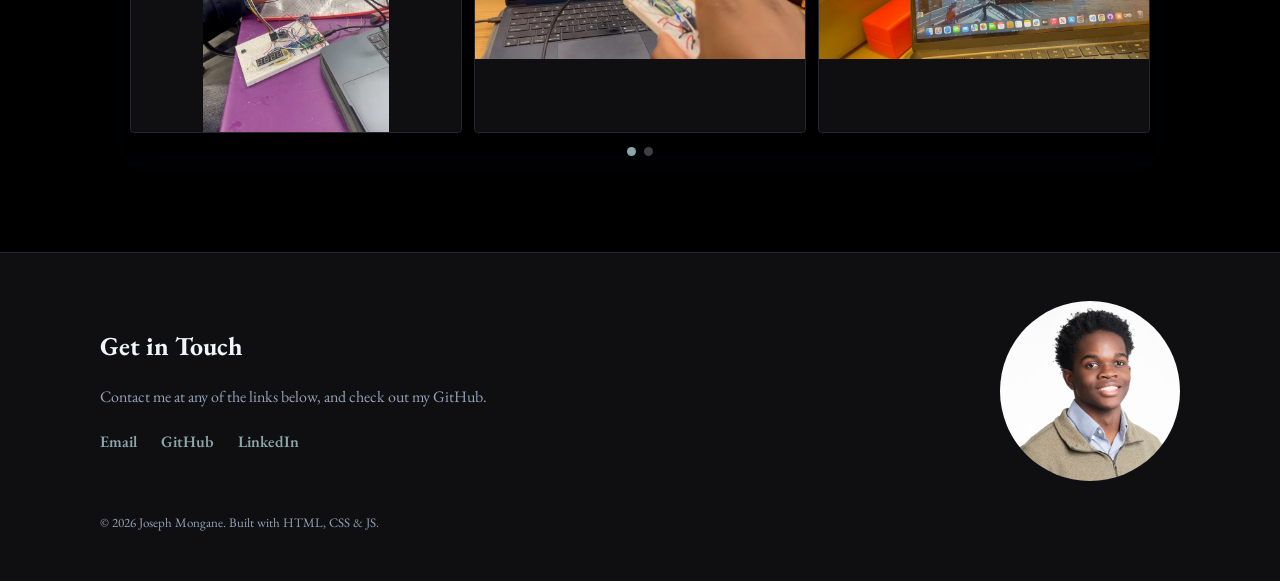
<file: projects.html>
<!DOCTYPE html>
<html lang="en">
<head>
    <meta charset="UTF-8"/>
    <meta name="viewport" content="width=device-width, initial-scale=1.0"/>
    <title>Projects — Joseph Mongane</title>
    <link rel="preconnect" href="https://fonts.googleapis.com"/>
    <link rel="preconnect" href="https://fonts.gstatic.com" crossorigin/>
    <link href="https://fonts.googleapis.com/css2?family=EB+Garamond:ital,wght@0,400..800;1,400..800&display=swap" rel="stylesheet"/>
    <link rel="stylesheet" href="app.css"/>
</head>
<body>

    <header class="site-header">
        <nav class="navbar">
            <a href="index.html" class="brand">J. Mongane</a>
            <button class="nav-toggle" id="navToggle" aria-label="Toggle navigation" aria-expanded="false">
                <span></span><span></span><span></span>
            </button>
            <ul class="nav-links" id="navLinks">
                <li><a href="index.html">Home</a></li>
                <li><a href="projects.html" class="active">Projects</a></li>
                <li><a href="small-projects.html">Small Projects</a></li>
                <li><a href="index.html#about">About</a></li>
                <li><a href="index.html#contact">Contact</a></li>
            </ul>
        </nav>
    </header>

    <main>
        <section class="page-intro">
            <p class="eyebrow">// All Projects</p>
            <h1>Projects</h1>
            <p class="section-text">
                Work from clubs, coursework, research, and industry, spanning mechanical design, embedded
                electronics, and controls — from an accelerated scale-buildup test rig for conformal cooling
                channels to assistive devices built alongside clinical partners. Each write-up covers what the
                project set out to do, how it was built, and where it ended up.
            </p>
            <a href="small-projects.html" class="link-arrow">See small projects &rarr;</a>
        </section>

        <section class="project-grid project-grid-full">
            <a class="project-card" href="project-1.html">
                <img src="images/project1-1.jpg" alt="Cooling Channel Test Rig thumbnail" />
                <div class="project-card-body">
                    <h3>Cooling Channel Test Rig</h3>
                    <p>A closed-loop rig that accelerates mineral scale buildup in 3D-printed conformal cooling channels to measure how they clog over time.</p>
                    <div class="tag-row">
                        <span class="tag">ESP32</span>
                        <span class="tag">Embedded Systems</span>
                    </div>
                </div>
            </a>
            <a class="project-card" href="project-2.html">
                <img src="images/project2-1.jpg" alt="Piezoelectric Chiseling Tool thumbnail" />
                <div class="project-card-body">
                    <h3>Piezoelectric Chiseling Tool</h3>
                    <p>An ultra-precise compliant chiseling tool with in-situ force and displacement sensing, built in Northwestern's AIM Lab.</p>
                    <div class="tag-row">
                        <span class="tag">SolidWorks</span>
                        <span class="tag">FEA</span>
                        <span class="tag">Frequency Analysis</span>
                        <span class="tag">Static Analysis</span>
                    </div>
                </div>
            </a>
            <a class="project-card" href="project-3.html">
                <img src="images/project3-1.jpg" alt="ECVT Manual Controls thumbnail" />
                <div class="project-card-body">
                    <h3>ECVT Manual Controls</h3>
                    <p>A driver-operated tuning switch for Baja SAE's electronic CVT, integrating a custom PCB and firmware into the powertrain.</p>
                    <div class="tag-row">
                        <span class="tag">Electronic Prototyping</span>
                        <span class="tag">KiCad</span>
                        <span class="tag">C++</span>
                        <span class="tag">Electronic Hardware</span>
                    </div>
                </div>
            </a>
            <a class="project-card" href="project-4.html">
                <img src="images/project4-3.jpg" alt="Haptic Paddle thumbnail" />
                <div class="project-card-body">
                    <h3>Haptic Paddle</h3>
                    <p>A haptic paddle that renders a virtual force field through closed-loop force control and real-time feedback.</p>
                    <div class="tag-row">
                        <span class="tag">Electronic Prototyping</span>
                        <span class="tag">KiCad</span>
                        <span class="tag">C++</span>
                        <span class="tag">Electronic Hardware</span>
                        <span class="tag">CAN</span>
                    </div>
                </div>
            </a>
            <a class="project-card project-card-fit" href="project-5.html">
                <img src="images/project5-1.jpg" alt="Scissor Seat thumbnail" />
                <div class="project-card-body">
                    <h3>Scissor Seat</h3>
                    <p>A collapsible caregiver-assist seat that lifts a person off the ground after a fall with a 30:1 mechanical advantage.</p>
                    <div class="tag-row">
                        <span class="tag">Rapid Prototyping</span>
                        <span class="tag">Vertical Bandsaw</span>
                        <span class="tag">Drill Press</span>
                    </div>
                </div>
            </a>
            <a class="project-card project-card-fit" href="project-6.html">
                <img src="images/project6-1.jpg" alt="Gait Glider thumbnail" />
                <div class="project-card-body">
                    <h3>Gait Glider</h3>
                    <p>A rolling camera cart that keeps sagittal-plane gait footage stable across a 20 ft span for clinical motion analysis.</p>
                    <div class="tag-row">
                        <span class="tag">Rapid Prototyping</span>
                        <span class="tag">Bridgeport Mill</span>
                        <span class="tag">Drill Press</span>
                    </div>
                </div>
            </a>
        </section>

        <section class="small-projects-carousel">
            <div class="section-heading-row">
                <h2 class="section-heading">Small Projects</h2>
                <a href="small-projects.html" class="link-arrow">See all small projects &rarr;</a>
            </div>
            <div class="carousel carousel-small" data-carousel>
                <div class="carousel-track">
                    <div class="carousel-slide">
                        <a href="small-projects.html">
                            <img src="images/small-1-poster.jpg" alt="Motor Control" />
                        </a>
                    </div>
                    <div class="carousel-slide">
                        <a href="small-projects.html">
                            <img src="images/small-2-poster.jpg" alt="IMU Mouse" />
                        </a>
                    </div>
                    <div class="carousel-slide">
                        <a href="small-projects.html">
                            <img src="images/small-3-poster.jpg" alt="Push Button Flappy Bird" />
                        </a>
                    </div>
                    <div class="carousel-slide">
                        <a href="small-projects.html">
                            <img src="images/small-4.jpg" alt="Bike Brake Caliper Design" />
                        </a>
                    </div>
                </div>
                <button class="carousel-btn prev" type="button" aria-label="Previous small project">&#8249;</button>
                <button class="carousel-btn next" type="button" aria-label="Next small project">&#8250;</button>
                <div class="carousel-dots"></div>
            </div>
        </section>
    </main>

    <footer class="site-footer" id="contact">
        <div class="footer-inner">
            <div class="footer-text">
                <h2 class="section-heading">Get in Touch</h2>
                <p class="section-text">
                    Contact me at any of the links below, and check out my GitHub.
                </p>
                <ul class="contact-links">
                    <li><a href="mailto:josephmongane2028@u.northwestern.edu">Email</a></li>
                    <li><a href="https://github.com/josephmongane" target="_blank" rel="noopener">GitHub</a></li>
                    <li><a href="https://www.linkedin.com/in/joseph-mongane/" target="_blank" rel="noopener">LinkedIn</a></li>
                </ul>
            </div>
            <div class="footer-photo">
                <img src="images/profile.jpg" alt="Placeholder profile photo" />
            </div>
        </div>
        <p class="fine-print">&copy; 2026 Joseph Mongane. Built with HTML, CSS &amp; JS.</p>
    </footer>

    <script src="app.js"></script>
</body>
</html>
</file>
<file: app.css>
/* ---------- Base / Reset ---------- */
:root {
  --bg: #000000;
  --surface: #0f0f12;
  --text: #f1f5f9;
  --text-muted: #94a3b8;
  --accent: #8ca6ab;
  --accent-dark: #7f96b4;
  --border: #26262c;
  --radius: 4px;
  --max-width: 1080px;
}

* {
  box-sizing: border-box;
}

body {
  margin: 0;
  font-family: 'EB Garamond', 'Times New Roman', Times, serif;
  background-color: var(--bg);
  color: var(--text);
  line-height: 1.6;
}

img,
video {
  max-width: 100%;
  display: block;
}

a {
  color: inherit;
  text-decoration: none;
}

ul {
  list-style: none;
  margin: 0;
  padding: 0;
}

main {
  max-width: var(--max-width);
  margin: 0 auto;
  padding: 0 24px;
}

.section-heading {
  font-size: 26px;
  margin: 0 0 16px 0;
}

.section-heading-row {
  display: flex;
  align-items: baseline;
  justify-content: space-between;
  flex-wrap: wrap;
  gap: 12px;
}

.section-text {
  color: var(--text-muted);
  max-width: 640px;
}

.eyebrow {
  font-family: Consolas, 'Courier New', monospace;
  color: var(--accent);
  font-size: 14px;
  letter-spacing: 1px;
  margin: 0 0 8px 0;
}

/* ---------- Header / Nav ---------- */
.site-header {
  background: var(--surface);
  border-bottom: 1px solid var(--border);
  position: sticky;
  top: 0;
  z-index: 10;
}

.navbar {
  max-width: var(--max-width);
  margin: 0 auto;
  padding: 16px 24px;
  display: flex;
  align-items: center;
  justify-content: space-between;
}

.brand {
  font-weight: 700;
  font-size: 18px;
}

.nav-links {
  display: flex;
  gap: 28px;
}

.nav-links a {
  color: var(--text-muted);
  font-size: 15px;
  transition: color 0.2s ease;
}

.nav-links a:hover,
.nav-links a.active {
  color: var(--accent);
}

.nav-toggle {
  display: none;
  flex-direction: column;
  justify-content: center;
  gap: 5px;
  background: none;
  border: none;
  cursor: pointer;
  padding: 4px;
}

.nav-toggle span {
  width: 24px;
  height: 2px;
  background: var(--text);
}

/* ---------- Banner ---------- */
.hero-banner {
  width: 100%;
}

.hero-banner img {
  width: 100%;
  /* No fixed height: the banner keeps its own aspect ratio so nothing is cropped. */
  height: auto;
}

/* ---------- Hero ---------- */
.hero {
  display: flex;
  flex-direction: column;
  align-items: center;
  text-align: center;
  padding: 56px 0;
}

.hero-text {
  display: flex;
  flex-direction: column;
  align-items: center;
  max-width: 640px;
}

.hero h1 {
  font-size: 35px;
  margin: 0 0 16px 0;
  line-height: 1.15;
}

.accent {
  color: var(--accent);
}

.hero-subtitle {
  color: var(--text-muted);
  font-size: 18px;
  max-width: 520px;
  margin: 0 0 28px 0;
}

.hero-actions {
  display: flex;
  justify-content: center;
  gap: 16px;
}

/* ---------- Buttons ---------- */
.btn {
  display: inline-block;
  padding: 12px 24px;
  border-radius: 999px;
  font-weight: 600;
  font-size: 15px;
  transition: transform 0.2s ease, background 0.2s ease;
}

.btn:hover {
  transform: translateY(-2px);
}

.btn-primary {
  background: var(--accent);
  color: #fff;
}

.btn-primary:hover {
  background: var(--accent-dark);
}

.btn-secondary {
  background: transparent;
  color: var(--text);
  border: 1px solid var(--border);
}

/* ---------- About ---------- */
.about {
  padding: 40px 0;
  border-top: 1px solid var(--border);
}

.skills-list {
  display: flex;
  flex-wrap: wrap;
  gap: 10px;
  margin-top: 20px;
}

.skills-list li {
  background: var(--surface);
  border: 1px solid var(--border);
  padding: 8px 16px;
  border-radius: 999px;
  font-size: 14px;
  color: var(--text-muted);
}

/* ---------- Project Grid / Cards ---------- */
.featured-projects,
.project-grid-full {
  padding: 40px 0 56px 0;
}

.project-grid {
  display: grid;
  grid-template-columns: repeat(auto-fit, minmax(260px, 1fr));
  gap: 24px;
  margin-top: 24px;
}

/* 2 x 3 grid of key projects on the home page */
.project-grid-featured {
  grid-template-columns: repeat(2, 1fr);
}

@media (max-width: 720px) {
  .project-grid-featured {
    grid-template-columns: 1fr;
  }
}

.project-card {
  background: var(--surface);
  border: 1px solid var(--border);
  border-radius: var(--radius);
  overflow: hidden;
  transition: transform 0.2s ease, box-shadow 0.2s ease;
}

.project-card:hover {
  transform: translateY(-4px);
  box-shadow: 0 12px 24px rgba(59, 130, 246, 0.18);
}

.project-card > img {
  width: 100%;
  height: 180px;
  object-fit: cover;
}

/* Mini carousel embedded in a featured project card */
.carousel-mini {
  border-radius: 0;
  box-shadow: none;
}

.carousel-mini .carousel-slide img {
  aspect-ratio: 3 / 2;
  object-fit: cover;
}

/* Opt-in for projects whose stills vary too much in aspect to crop: show the whole
   image and let black fill the space the crop would have taken. */
.project-card-fit > img,
.project-card-fit .carousel-mini .carousel-slide img,
.carousel-fit .carousel-slide img {
  object-fit: contain;
  background: #000000;
}

.carousel-mini .carousel-dots {
  bottom: 10px;
}

.carousel-mini .carousel-dot {
  width: 6px;
  height: 6px;
  pointer-events: none;
}

.project-card-body {
  padding: 18px 20px 22px 20px;
}

.project-card-body h3 {
  margin: 0 0 8px 0;
  font-size: 18px;
}

.project-card-body p {
  color: var(--text-muted);
  font-size: 14px;
  margin: 0 0 14px 0;
}

.tag-row {
  display: flex;
  flex-wrap: wrap;
  gap: 8px;
}

.tag {
  background: rgba(157, 162, 241, 0.16);
  color: var(--accent-dark);
  font-size: 12px;
  font-weight: 600;
  padding: 4px 10px;
  border-radius: 999px;
}

.link-arrow {
  color: var(--accent);
  font-weight: 600;
  font-size: 14px;
}

/* ---------- Project detail page ---------- */
.page-intro,
.project-header {
  padding: 48px 0 8px 0;
}

.back-link {
  display: inline-block;
  margin-bottom: 20px;
}

.project-header h1 {
  font-size: 38px;
  margin: 0 0 16px 0;
}

.project-intro {
  margin-bottom: 20px;
}

.project-details {
  display: grid;
  grid-template-columns: repeat(auto-fit, minmax(220px, 1fr));
  gap: 32px;
  padding: 16px 0 56px 0;
}

.detail-block h2 {
  font-size: 20px;
}

/* ---------- Small projects ---------- */
.small-project-list {
  padding: 32px 0 56px 0;
  display: flex;
  flex-direction: column;
  gap: 48px;
}

.small-project {
  display: flex;
  align-items: center;
  gap: 40px;
  padding-bottom: 48px;
  border-bottom: 1px solid var(--border);
}

.small-project:last-child {
  padding-bottom: 0;
  border-bottom: none;
}

/* Alternate the photo side down the page */
.small-project:nth-child(even) {
  flex-direction: row-reverse;
}

.small-project-photo {
  flex: 0 0 360px;
  max-width: 360px;
}

.small-project-photo img,
.small-project-photo video {
  width: 100%;
  max-height: 420px;
  object-fit: contain;
  background: var(--surface);
  border: 1px solid var(--border);
  border-radius: var(--radius);
}

.small-project-text {
  flex: 1;
  min-width: 0;
}

.small-project-text h2 {
  font-size: 22px;
  margin: 0 0 10px 0;
}

/* Small-projects carousel on the projects page: 3 photos at a time, stepping by one */
.small-projects-carousel {
  padding: 8px 0 56px 0;
}

.small-projects-carousel .carousel {
  margin-top: 24px;
}

.carousel-small {
  /* Read by initCarousel() to work out how far one step moves the track. */
  --per-view: 3;
  background: transparent;
  box-shadow: none;
  border-radius: 0;
}

.carousel-small .carousel-slide {
  min-width: calc(100% / var(--per-view));
  /* Gutters as padding, not gap, so one step stays exactly one slide width. */
  padding: 0 6px;
}

.carousel-small .carousel-slide img {
  aspect-ratio: 1 / 1;
  object-fit: contain;
  background: var(--surface);
  border: 1px solid var(--border);
  border-radius: var(--radius);
}

.carousel-small .carousel-btn {
  width: 32px;
  height: 32px;
  font-size: 16px;
}

.carousel-small .carousel-btn.prev {
  left: 8px;
}

.carousel-small .carousel-btn.next {
  right: 8px;
}

/* Sit the dots under the strip rather than on top of the middle photo. */
.carousel-small .carousel-dots {
  position: static;
  margin-top: 14px;
}

.carousel-small .carousel-dot {
  background: rgba(255, 255, 255, 0.25);
}

.carousel-small .carousel-dot.active {
  background: var(--accent);
}

/* ---------- Carousel ---------- */
.carousel-section {
  padding: 24px 0 8px 0;
}

.carousel {
  position: relative;
  border-radius: var(--radius);
  overflow: hidden;
  /* Letterbox bars around contain-fitted images; black so they read as empty space. */
  background: #000000;
  box-shadow: 0 10px 30px rgba(15, 23, 42, 0.15);
}

.carousel-track {
  display: flex;
  transition: transform 0.4s ease;
}

.carousel-slide {
  min-width: 100%;
}

.carousel-slide img,
.carousel-slide video {
  width: 100%;
  aspect-ratio: 3 / 2;
  /* Source photos range from tall portrait to very wide, so fit rather than crop. */
  object-fit: contain;
}

.carousel-btn {
  position: absolute;
  top: 50%;
  transform: translateY(-50%);
  background: rgba(15, 23, 42, 0.55);
  color: #fff;
  border: none;
  width: 40px;
  height: 40px;
  border-radius: 50%;
  font-size: 20px;
  cursor: pointer;
  display: flex;
  align-items: center;
  justify-content: center;
  transition: background 0.2s ease;
}

.carousel-btn:hover {
  background: rgba(37, 45, 64, 0.8);
}

.carousel-btn.prev {
  left: 16px;
}

.carousel-btn.next {
  right: 16px;
}

.carousel-dots {
  position: absolute;
  bottom: 16px;
  left: 0;
  right: 0;
  display: flex;
  justify-content: center;
  gap: 8px;
}

.carousel-dot {
  width: 9px;
  height: 9px;
  border-radius: 50%;
  background: rgba(255, 255, 255, 0.4);
  border: none;
  padding: 0;
  cursor: pointer;
  transition: background 0.2s ease;
}

.carousel-dot.active {
  background: #fff;
}

/* ---------- Footer ---------- */
.site-footer {
  background: var(--surface);
  border-top: 1px solid var(--border);
  margin-top: 40px;
  padding: 48px 24px;
  text-align: left;
}

.footer-inner {
  max-width: var(--max-width);
  margin: 0 auto;
  display: flex;
  align-items: center;
  justify-content: space-between;
  gap: 48px;
}

.footer-text {
  flex: 1;
  min-width: 0;
}

.footer-photo {
  flex-shrink: 0;
}

.footer-photo img {
  width: 180px;
  height: 180px;
  border-radius: 50%;
  object-fit: cover;
  /* Keep the right side of the photo in frame. */
  object-position: right center;
}

.contact-links {
  margin: 20px 0 0 0;
  display: flex;
  gap: 24px;
  flex-wrap: wrap;
}

.contact-links a {
  color: var(--accent);
  font-weight: 600;
}

.fine-print {
  max-width: var(--max-width);
  margin: 32px auto 0 auto;
  color: var(--text-muted);
  font-size: 13px;
}

/* ---------- Responsive ---------- */
@media (max-width: 720px) {
  .footer-inner {
    flex-direction: column;
    align-items: flex-start;
    gap: 32px;
  }

  .small-project,
  .small-project:nth-child(even) {
    flex-direction: column;
    align-items: stretch;
    gap: 20px;
  }

  .small-project-photo {
    flex: 1 1 auto;
    max-width: none;
  }

  .carousel-small {
    --per-view: 2;
  }

  .carousel-small .carousel-btn.prev {
    left: 4px;
  }

  .carousel-small .carousel-btn.next {
    right: 4px;
  }

  .footer-photo img {
    width: 140px;
    height: 140px;
  }

  .nav-toggle {
    display: flex;
  }

  .nav-links {
    position: absolute;
    top: 100%;
    left: 0;
    right: 0;
    background: var(--surface);
    border-bottom: 1px solid var(--border);
    flex-direction: column;
    gap: 0;
    display: none;
  }

  .nav-links.open {
    display: flex;
  }

  .nav-links li {
    border-top: 1px solid var(--border);
  }

  .nav-links a {
    display: block;
    padding: 14px 24px;
  }
}
</file>
